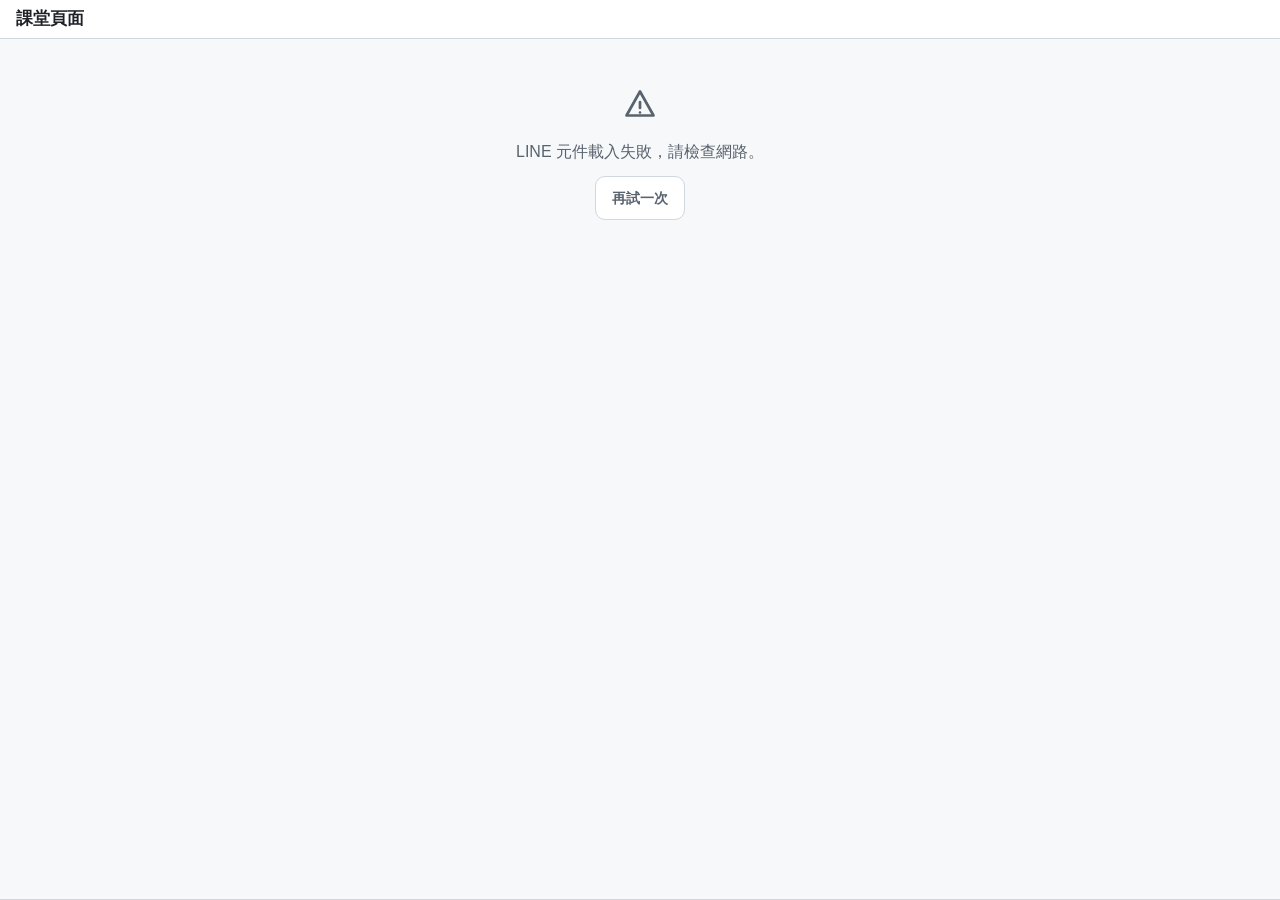
<file: index.html>
<!doctype html>
<html lang="zh-Hant">
<head>
<meta charset="utf-8">
<meta name="viewport" content="width=device-width, initial-scale=1, viewport-fit=cover">
<title>課堂頁面</title>
<!--
  備份機器人的課堂頁面（LIFF）。
  學生：歷程／檔案／我的（含改暱稱、戳戳老師）。老師：總覽／歷程（可廣播）／檔案／繳交／設定。
  資料全部來自 GAS 的 ?api=liff 接口（src/liffApi.js、src/liffActions.js）；這個頁面本身不含任何 token，
  誰是老師、誰能看什麼都由後端決定。
  config.js 未填、或網址帶 ?demo（老師版：?demo=teacher）時，以假資料示範，不連 LINE 也不連 GAS。
-->
<link rel="stylesheet" href="app.css">
<script src="config.js"></script>
</head>
<body>
<div class="demo" id="demo" role="note" hidden>示範模式・假資料，不會真的傳送任何訊息</div>
<div class="demo" id="preview" role="note" hidden>以學生身分預覽中：老師功能已關閉，資料是你自己的。學生看不到這個畫面。<button type="button" class="linkbtn" id="unpreview">回到老師畫面</button></div>
<header class="top"><h1><span id="course">課堂頁面</span><small id="who"></small></h1></header>
<section class="todos" id="todos" aria-labelledby="todosTitle" hidden></section>
<main id="main" tabindex="-1"></main>
<nav class="tabs" id="tabs" aria-label="主要分頁" hidden></nav>
<div class="toast" id="toast" role="status" aria-live="polite"></div>
<div id="overlay"></div>

<script>
const P={
  list:'<path d="M8 6h13M8 12h13M8 18h13M3 6h.01M3 12h.01M3 18h.01"/>',
  folder:'<path d="M3 7a2 2 0 0 1 2-2h4l2 2h8a2 2 0 0 1 2 2v8a2 2 0 0 1-2 2H5a2 2 0 0 1-2-2z"/>',
  user:'<circle cx="12" cy="8" r="4"/><path d="M4 21a8 8 0 0 1 16 0"/>',
  chart:'<path d="M3 3v18h18"/><path d="M8 17v-5M13 17V8M18 17v-9"/>',
  check2:'<path d="M9 11l3 3 8-8"/><path d="M20 12v7a2 2 0 0 1-2 2H6a2 2 0 0 1-2-2V6a2 2 0 0 1 2-2h9"/>',
  gear:'<circle cx="12" cy="12" r="3"/><path d="M12 2v3M12 19v3M2 12h3M19 12h3M4.9 4.9l2.1 2.1M17 17l2.1 2.1M19.1 4.9L17 7M7 17l-2.1 2.1"/>',
  search:'<circle cx="11" cy="11" r="7"/><path d="M21 21l-4.3-4.3"/>',
  file:'<path d="M14 3H7a2 2 0 0 0-2 2v14a2 2 0 0 0 2 2h10a2 2 0 0 0 2-2V8z"/><path d="M14 3v5h5"/>',
  image:'<rect x="3" y="4" width="18" height="16" rx="2"/><circle cx="9" cy="10" r="2"/><path d="M21 16l-5-5L5 20"/>',
  video:'<rect x="3" y="5" width="14" height="14" rx="2"/><path d="M17 10l4-2v8l-4-2"/>',
  audio:'<path d="M9 18V6l10-2v12"/><circle cx="6.5" cy="18" r="2.5"/><circle cx="16.5" cy="16" r="2.5"/>',
  down:'<path d="M12 4v12M6 11l6 6 6-6M5 20h14"/>', ok:'<path d="M5 12l5 5 9-10"/>', x:'<path d="M6 6l12 12M18 6L6 18"/>',
  send:'<path d="M21 3L10 14M21 3l-7 18-4-7-7-4z"/>',
  inbox:'<path d="M3 13l3-8h12l3 8v5a2 2 0 0 1-2 2H5a2 2 0 0 1-2-2z"/><path d="M3 13h5l1 3h6l1-3h5"/>',
  alert:'<path d="M12 3l9 16H3z"/><path d="M12 10v4M12 17h.01"/>',
  pin:'<path d="M12 21s-6-5.3-6-10a6 6 0 0 1 12 0c0 4.7-6 10-6 10z"/><circle cx="12" cy="11" r="2"/>',
  dice:'<rect x="4" y="4" width="16" height="16" rx="3"/><path d="M9 9h.01M15 9h.01M12 12h.01M9 15h.01M15 15h.01"/>',
  edit:'<path d="M4 20h4L19 9l-4-4L4 16z"/><path d="M13 7l4 4"/>',
  plus:'<path d="M12 5v14M5 12h14"/>'
};
const ic=(n,cls='i')=>`<svg class="${cls}" viewBox="0 0 24 24" aria-hidden="true">${P[n]||P.file}</svg>`;
const esc=s=>String(s).replace(/[&<>"]/g,c=>({'&':'&amp;','<':'&lt;','>':'&gt;','"':'&quot;'}[c]));
const $=id=>document.getElementById(id);
const main=$('main');

// ---------- where the data comes from ----------
const CFG=window.BACKUP_BOT||{};
const QUERY=new URLSearchParams(location.search);
const DEMO=QUERY.has('demo')||!CFG.liffId||!CFG.api;
const auth={idToken:'',course:''};

// The server refused the LINE ID token (it expires about an hour after login). Inside LINE a reload
// gets a fresh one; in a browser the old login has to be dropped and done again. Once a minute at
// most, so a token LINE keeps refusing shows the message instead of looping.
function relogin(){
  if(!window.liff)return false;
  try{const last=+sessionStorage.getItem('liffRelogin')||0;if(Date.now()-last<60000)return false;sessionStorage.setItem('liffRelogin',String(Date.now()));}
  catch(error){return false;}
  if(liff.isInClient()){location.reload();return true;}
  try{liff.logout();}catch(error){}
  liff.login({redirectUri:location.href});
  return true;
}
async function realApi(action,body={}){
  const stop=new AbortController(),timer=setTimeout(()=>stop.abort(),action==='summaryRefresh'?270000:25000);
  let reply;
  try{
    // text/plain keeps this a "simple" request: GAS web apps cannot answer a CORS preflight.
    const res=await fetch(CFG.api+'?api=liff',{method:'POST',headers:{'Content-Type':'text/plain;charset=utf-8'},
      body:JSON.stringify({...body,action,idToken:auth.idToken,course:auth.course}),signal:stop.signal,redirect:'follow'});
    reply=await res.json();
  }catch(error){throw Object.assign(new Error(error.name==='AbortError'?'等太久了，機器人沒有回應。':'連不上機器人，請檢查網路。'),{code:'network'});}
  finally{clearTimeout(timer);}
  if(!reply.ok&&reply.error==='bad_token'&&relogin())return new Promise(()=>{}); // the page is leaving to log in again
  if(!reply.ok)throw Object.assign(new Error(reply.message||'發生錯誤'),{code:reply.error,retryAt:reply.retryAt});
  return reply.data;
}

// ---------- demo: the same contract as the server, over made-up rows ----------
const taipei=(offset=0)=>new Date(Date.now()+8*3600e3+offset*864e5).toISOString().slice(0,10);
const today=taipei();
const DEFAULT_SEMESTER_WEEKS=18;
const DEMO_PEOPLE=['陳語彤','林柏宇','王子晴','張家豪','李宜蓁','黃品叡'];
const FAKE=[
 [0,'10:42','林柏宇','file','第三組_訪談逐字稿.docx'],[0,'10:40','陳語彤','text','老師，我們第二組的簡報已經上傳了，再麻煩確認'],
 [0,'10:38','陳語彤','file','第二組_串流平台比較.pdf'],[0,'10:21','王子晴','image','圖片'],
 [0,'10:05','老師','text','今天各組請在下課前把訪談逐字稿或簡報傳到群組，機器人會備份。'],
 [-1,'21:30','老師','text','不用逐句標，每段開頭標一次就可以。'],[-1,'21:13','張家豪','text','請問逐字稿需要標時間碼嗎？'],
 [-1,'18:02','李宜蓁','video','影片'],[-2,'14:20','陳語彤','text','分享一篇講串流平台分潤的報導 https://example.com/streaming-revenue-share-2026'],
 [-2,'14:05','黃品叡','image','圖片'],[-3,'11:48','王子晴','file','第一組_企劃書v2.pdf'],[-3,'11:30','林柏宇','text','第三組下週三可以先跟老師約時間討論嗎？'],
].map((r,i,a)=>({row:9+a.length-i,day:taipei(r[0]),time:r[1],who:r[2],type:r[3],text:r[4],upload:r[3]!=='text',mine:r[2]===(QUERY.get('demo')==='teacher'?'老師':'陳語彤')}));
const demo={teacher:QUERY.get('demo')==='teacher',nick:QUERY.get('demo')==='teacher'?'老師':'陳語彤',name:'媒體產業研究',forward:-1,course:'a',praiseLeft:3};
// 推薦 on the made-up rows: a few already have stars, one from the teacher.
FAKE.forEach(r=>{r.canStar=!r.mine&&r.who!=='老師';r.star=r.row%4===0?2:r.row%7===0?1:0;r.starT=r.row%8===0?1:0;r.starred=false;});
// 歷程補充 on two made-up rows; the teacher can hide them (demoNotes.hidden).
const demoNotes={on:true,hidden:new Set()};
FAKE.forEach(r=>{
  if(r.text.includes('https://example.com/streaming-revenue-share-2026'))r.notes=[{key:'ldemostream01',kind:'link',text:'新聞：串流平台怎麼跟創作者分潤'}];
  if(r.text==='請問逐字稿需要標時間碼嗎？')r.notes=[{key:'tdemotimecode',kind:'term',term:'時間碼',text:'標出每句話在錄音第幾分第幾秒的記號'}];
});
const demoMeetings=new Map();
// Keep the demo's Meet and class time separate for each course.
function demoMeeting(){
  if(!demoMeetings.has(demo.course))demoMeetings.set(demo.course,{meet:'',schedule:null});
  return demoMeetings.get(demo.course);
}
// Generate a placeholder Meet URL without calling the helper.
function demoMeetUrl(){
  const letters=n=>[...Array(n)].map(()=>'abcdefghijklmnopqrstuvwxyz'[Math.floor(Math.random()*26)]).join('');
  return `https://meet.google.com/${letters(3)}-${letters(4)}-${letters(3)}`;
}
function demoCreateMeet(meeting){
  meeting.meet=demoMeetUrl();
  return {meet:meeting.meet,created:true};
}
const DEMO_COURSES=[['a','媒體產業研究',0,'10:42'],['b','數位敘事工作坊',-1,'16:05'],['c','傳播理論',-4,'09:30']];
const demoSummaryRefreshes=new Map();
// The AI schedule ran 12 minutes ago, as the server reports it.
const demoSchedule=()=>({every:30,last:new Date(Date.now()-12*60e3).toISOString(),next:new Date(Date.now()+18*60e3).toISOString(),stale:false});
function demoSummaries(){
  const current=monday(today),week1=demo.week1||monday(taipei(-66)),weeks=[],minMessages=5;
  const names=['老師','陳語彤','許哲維','張書瑜','林冠宇','王品妍','李宜蓁','黃品叡','許宥安','何亭妤','周宇辰','蔡欣妤'];
  for(let day=current,i=0;day>=week1;day=summaryDay(day,-7),i++){
    const days=(i===0?[38,86,21,124,8,0,5]:i%4===1?[2,0,2,0,0,0,0]:[12,47,119,64,18,0,3]).map((n,k)=>summaryDay(day,k)>today?null:n);
    const messages=days.reduce((sum,n)=>sum+n,0),peakIndex=days.indexOf(Math.max(...days));
    const low=messages<minMessages,d1=summaryDate(day),d2=summaryDate(i===0?summaryDay(day,Math.min(2,daysUntil(day,today))):summaryDay(day,2));
    const lines=low?[
      {time:d1+' 09:05',who:'陳語彤',text:'老師，下週的訪談可以改成線上嗎？'},
      {time:d1+' 09:15',who:'老師',text:'可以，請先確認受訪者方便的時間。'},
      {time:d2+' 14:05',who:'林冠宇',text:'我們這組先把問題整理在共筆。'},
      {time:d2+' 16:30',who:'老師',day:summaryDay(day,2),text:'本週課堂縮影\n\n各位好，今天我先說明了期中報告的格式與評分方式，接著請各組分享訪談對象的安排。大家對逐字稿要不要逐句標時間有不少疑問，我的建議是每段開頭標一次即可。\n\n提醒：下週改成線上上課，連結會在當天早上公布；訪綱請在週日晚上前上傳到 eeclass。'}]:[];
    const refreshed=demoSummaryRefreshes.get(demo.course)?.weeks.get(day);
    const summary=low?{headline:'零星確認了訪談改成線上的安排。',threads:[],pending:[],
        formative:{understanding:[{when:'零散訊息',text:'零星確認了訪談改成線上的安排。'}],stuck:[],next:['下週確認各組的訪談時間。']}}:{
      notices:i===0?{tasks:[{what:'完成期中報告大綱並上傳到 eeclass',due:'11/25 晚上 11 點前'}],schedule:['下週三改成實體上課，地點在 R205'],notes:['訪談錄音請先徵得受訪者同意'],current:true}:null,
      formative:{understanding:[{when:d1+' 14:10',text:'多數人能說出計量式與硬式付費牆的差別，並用自己的訂閱經驗舉例。'},
          {when:d1+' 20:05',text:'各組已經分好訪談與簡報的工作。'}],
        stuck:['「讀者付錢買的是內容還是免於廣告」還分不清，討論時兩者常混在一起。','期中報告的格式要求還不清楚。'],
        next:['下次可以用一份媒體的收入結構，把訂閱收入和廣告收入分開來看。']},
      headline:'這週從「付費牆要擋多少」談到「讀者到底為什麼付錢」，對免費篇數的看法分歧。',
      threads:[
        {title:'付費牆要擋多少',starter:'老師',from:d1+' 14:10',to:d1+' 15:40',outcome:'split',note:'沒有結論，可在下週接續。',positions:[
          {view:'免費篇數太少，讀者會直接離開',who:['陳語彤','許哲維','李宜蓁','黃品叡','許宥安','何亭妤','周宇辰']},
          {view:'願意付的是不被廣告打擾，跟篇數無關',who:['張書瑜','王品妍','蔡欣妤']}]},
        {title:'小組報告分工',starter:'陳語彤',from:d1+' 20:05',to:d2+' 10:12',outcome:'consensus',note:'各組已分好訪談與簡報。',positions:[
          {view:'訪談與簡報分開負責',who:['陳語彤','林冠宇','王品妍','李宜蓁']}]},
        {title:'期中報告格式',starter:'林冠宇',from:d2+' 09:40',to:d2+' 09:52',outcome:'open',note:'',positions:[
          {view:'想確認字數與是否附逐字稿',who:['林冠宇','黃品叡']}]}],
      pending:i===0?[{who:'林冠宇',time:d2+' 09:40',text:'期中報告要附訪談逐字稿嗎？'},{who:'陳語彤',time:d2+' 10:12',text:'第 3 組還缺一位做簡報的人。'}]:[]};
    const acts=[[['ask','organize'],'付費牆要擋多少','用提問開啟討論，最後整理兩種看法。'],[['view'],'付費牆要擋多少','主張免費篇數太少會流失讀者。'],
      [['example'],'付費牆要擋多少','舉計量式付費牆的例子支持這個看法。'],[['counter'],'付費牆要擋多少','把焦點從篇數轉到廣告干擾。'],
      [['ask'],'期中報告格式','問期中報告要不要附逐字稿。'],[['view','admin'],'小組報告分工','同意廣告才是關鍵，並認領簡報。'],
      [['view'],'付費牆要擋多少','分享自己退訂的經驗。'],[['ask'],'期中報告格式','追問字數上限。'],[['example'],'付費牆要擋多少','補充國外媒體的免費篇數。'],
      [['view'],'付費牆要擋多少','認為學生優惠比篇數重要。'],[['answer'],'小組報告分工','回答訪談時間的安排。'],[['counter'],'付費牆要擋多少','認為沒有廣告才值得付費。']];
    const people=low?['陳語彤','老師','林冠宇'].map(who=>({who,count:lines.filter(l=>l.who===who).length,first:lines.find(l=>l.who===who).time,
        roles:[],notes:[],repliesTo:{},repliedBy:{},mentions:{},followed:0,unanswered:false})):
      names.map((who,j)=>({who,count:Math.floor(messages/names.length)+(j<messages%names.length?1:0),first:d1+' 14:'+String(10+j*3).padStart(2,'0'),
        roles:acts[j][0],notes:[{thread:acts[j][1],note:acts[j][2]}],
        repliesTo:j===2?{'陳語彤':2}:j===5?{'張書瑜':1}:{},repliedBy:j===3?{'王品妍':1,'蔡欣妤':2,'許哲維':1,'老師':1}:j===1?{'許哲維':2}:{},
        mentions:{},followed:j===3?4:j===1?1:0,unanswered:i===0&&(j===4||j===1)}));
    weeks.push({monday:day,w:'W'+(1+(Date.parse(day)-Date.parse(week1))/6048e5),
      range:summaryDate(day)+'–'+summaryDate(summaryDay(day,6)),kind:i===0?'live':'final',low,
      stats:{messages,people:people.length,days,peak:{day:summaryDay(day,peakIndex),hour:low?9:14,count:low?2:Math.ceil(days[peakIndex]/3)}},
      lines,summary,people,silent:low?[]:['吳承恩','鄭雅文','劉冠廷'],fresh:i===0&&!refreshed?12:0,loose:low?messages:7,looseDone:i>0,waiting:i===0&&!refreshed,
      model:low?'gpt-6-luna':'gpt-6.2-sol',made:refreshed||(i===0?new Date(Date.now()-3600e3).toISOString():summaryDay(day,5)+'T08:00:00.000Z'),error:null});
  }
  return {configured:true,week1,today,minMessages,quietMinutes:60,weeks,...(demo.teacher?{schedule:demoSchedule()}:{})};
}
async function demoApi(action,b={}){
  await new Promise(r=>setTimeout(r,500));
  if((!demo.teacher||b.asStudent)&&['overview','handin','courses','saveSettings','broadcast','meetSave','meetSend','meetCreate','schedule','scheduleSave','summaryRefresh','openAiStatus','openAiKeySave','openAiBalanceSave','luckyStatus','luckySwitch','praiseStats','notesStatus','notesSwitch','noteHide'].includes(action))
    throw Object.assign(new Error('這個功能只有老師能用。'),{code:'teacher_only'});
  // Students never get a hidden note; nobody gets one while 歷程補充 is off.
  const pub=({...r})=>{if(r.notes){const n=demoNotes.on?r.notes.map(x=>({...x,off:demoNotes.hidden.has(x.key)})).filter(x=>(demo.teacher&&!b.asStudent)||!x.off):[];
    if(n.length)r.notes=n;else delete r.notes;}return r;};
  switch(action){
    case 'init':return {course:DEMO_COURSES.find(c=>c[0]===demo.course)[1]===DEMO_COURSES[0][1]?demo.name:DEMO_COURSES.find(c=>c[0]===demo.course)[1],
      nickname:demo.nick,teacher:demo.teacher,version:'示範',week1:demo.week1||monday(taipei(-66)),
      todos:[{text:'帶筆電，下次要現場操作原型',label:'下次上課',day:taipei(6)},{text:'截下期末專題原型介面，寫上進度後上傳到ee',label:'W14',day:taipei(13)}],...(demo.teacher?{forward:demo.forward,week1Auto:!demo.week1,week1Start:taipei(-66)}:{})};
    case 'me':{const m=FAKE.filter(r=>r.mine);return {messages:m.filter(r=>!r.upload).length,files:m.filter(r=>r.upload).length,last:{day:m[0].day,time:m[0].time},
      praise:{teacher:1,peers:3,givers:2,left:demo.teacher&&!b.asStudent?null:demo.praiseLeft}};}
    case 'praise':{const r=FAKE.find(x=>x.row===b.row);
      if(!r||!r.canStar)throw Object.assign(new Error(r&&r.mine?'不能推薦自己的留言。':'這則留言不能推薦。'),{code:'invalid'});
      const teacher=demo.teacher&&!b.asStudent;
      if(b.on===false){if(r.starred){r.starred=false;r.star--;if(teacher)r.starT--;else demo.praiseLeft=Math.min(3,demo.praiseLeft+1);}
        return {row:r.row,star:r.star,starred:false,starPage:false,left:teacher?null:demo.praiseLeft};}
      if(!r.starred){if(!teacher&&demo.praiseLeft<=0)throw Object.assign(new Error('今天已經推薦 3 則了，留給最喜歡的發言吧！明天可以再推薦。'),{code:'limit'});
        r.starred=true;r.star++;if(teacher)r.starT++;else demo.praiseLeft--;}
      return {row:r.row,star:r.star,starred:true,starPage:true,left:teacher?null:demo.praiseLeft};}
    case 'praiseStats':return {daily:3,people:[['王子晴',2,4,3],['林柏宇',1,2,2],['陳語彤',1,3,2],['張家豪',0,1,1]].map(([who,teacher,peers,givers])=>({who,teacher,peers,givers}))};
    case 'luckyMine':return {on:true,today:true,goal:3,done:1,chars:40,target:72,half:36,fresh:false,reached:false,resting:false,counted:7,passing:false,won:false,mine:false,inClass:true};
    case 'file':return {name:FAKE.find(r=>r.row===b.row).text,url:''};
    case 'overview':{const t=FAKE.filter(r=>r.day===today);
      return {today:{messages:t.filter(r=>!r.upload).length,uploads:t.filter(r=>r.upload).length,people:new Set(t.map(r=>r.who)).size,last:t[0].time},
        week:[-6,-5,-4,-3,-2,-1,0].map(d=>({day:taipei(d),count:FAKE.filter(r=>r.day===taipei(d)).length})),
        meet:demoMeeting().meet,schedule:demoMeeting().schedule,semesterWeeks:DEFAULT_SEMESTER_WEEKS,
        roster:DEMO_PEOPLE.map((who,i)=>{const a=FAKE.filter(r=>r.who===who);return {person:i+3,who,messages:a.filter(r=>!r.upload).length,files:a.filter(r=>r.upload).length,last:a[0]?{day:a[0].day,time:a[0].time}:null};})
          .sort((x,y)=>y.messages+y.files-x.messages-x.files)};}
    case 'handin':{const done=[],missing=[];DEMO_PEOPLE.forEach((who,i)=>{const r=FAKE.find(x=>x.who===who&&x.upload&&x.day>=b.from&&x.day<=b.to);
      r?done.push({person:i+3,who,file:r.text,day:r.day,time:r.time}):missing.push({person:i+3,who});});return {from:b.from,to:b.to,done,missing};}
    case 'courses':return DEMO_COURSES.map(c=>({code:c[0],name:c[0]==='a'?demo.name:c[1],current:c[0]===demo.course,last:{day:taipei(c[2]),time:c[3]}}));
    case 'nickname':if(String(b.name).trim().length<2)throw Object.assign(new Error('暱稱至少要兩個字。'),{code:'invalid'});{const old=demo.nick;demo.nick=b.name.trim();FAKE.forEach(r=>{if(r.mine)r.who=demo.nick;});DEMO_PEOPLE[0]=demo.nick;return {nickname:demo.nick,records:FAKE.filter(r=>r.mine).length*(old!==demo.nick),replies:0};}
    case 'poke':return {sent:true};
    case 'saveSettings':if(b.name!=null)demo.name=b.name;if(b.forward!=null)demo.forward=b.forward;if(b.week1!=null)demo.week1=b.week1&&monday(b.week1);return {name:demo.name,forward:demo.forward,...(b.week1!=null?{week1:demo.week1||monday(taipei(-66)),week1Auto:!demo.week1}:{})};
    case 'broadcast':return {sent:b.rows.length};
    case 'schedule':{const {schedule}=demoMeeting();
      return {schedule,suggestion:!schedule&&demo.course==='a'?{day:3,start:'13:20',end:'16:20'}:null};}
    case 'luckyStatus':return demo.lucky||{on:false,today:today,level:0,n:4,counted:0,winner:'',winners:[]};
    case 'luckySwitch':{const v=demo.lucky||{on:false,today:today,level:1,n:4,counted:2,winner:'',winners:[{day:taipei(-7),who:'王子晴',n:6}]};
      v.on=!!b.on;demo.lucky=v;return v;}
    case 'openAiStatus':return demo.openAi||{set:false,masked:''};
    case 'openAiBalanceSave':{const o=demo.openAi;
      if(!o||!o.set)throw Object.assign(new Error('先設定管理員金鑰，才算得出之後花了多少。'),{code:'invalid'});
      if(b.usd===''||b.usd==null){const {balance,...rest}=o;demo.openAi=rest;return rest;}
      const usd=Number(b.usd);if(!(usd>=0&&usd<=100000))throw Object.assign(new Error('請輸入 OpenAI 後台顯示的餘額，例如 8.50。'),{code:'invalid'});
      o.balance={usd:Math.round(usd*100)/100,at:new Date().toISOString(),spent:0.18,left:Math.round((usd-0.18)*100)/100};return o;}
    case 'openAiKeySave':{const key=String(b.key||'').trim();
      if(!key){demo.openAi={set:false,masked:''};return demo.openAi;}
      if(!/^sk-admin-[A-Za-z0-9_-]{20,}$/.test(key))throw Object.assign(new Error('請貼上 OpenAI 的管理員金鑰，開頭是 sk-admin-。'),{code:'invalid'});
      demo.openAi={set:true,masked:key.slice(0,9)+'…'+key.slice(-4),usd:3.73};return demo.openAi;}
    case 'scheduleSave':{
      const {day,start,end}=b,minutes=t=>typeof t==='string'&&/^(?:[01]\d|2[0-3]):[0-5]\d$/.test(t)?+t.slice(0,2)*60+ +t.slice(3):NaN;
      const duration=minutes(end)-minutes(start);
      if(!Number.isInteger(day)||day<1||day>7||!(duration>=30&&duration<=300))
        throw Object.assign(new Error('請選擇星期、開始和結束時間，上課長度須為 30 分鐘到 5 小時。'),{code:'invalid'});
      const meeting=demoMeeting();
      meeting.schedule={day,start,end};
      return {schedule:meeting.schedule,...(meeting.meet?{meet:meeting.meet,created:false}:demoCreateMeet(meeting))};
    }
    case 'meetSave':{const m=/^(?:https?:\/\/)?meet\.google\.com\/([a-z]{3}-[a-z]{4}-[a-z]{3})(?:[/?#].*)?$/i.exec(String(b.url||'').trim());
      if(String(b.url||'').trim()===''){demoMeeting().meet='';return {meet:''};}
      if(!m)throw Object.assign(new Error('請貼上 Google Meet 的會議連結，例如 https://meet.google.com/abc-defg-hij'),{code:'invalid'});
      const meet='https://meet.google.com/'+m[1].toLowerCase();demoMeeting().meet=meet;return {meet};}
    case 'meetCreate':return demoCreateMeet(demoMeeting());
    case 'meetSend':throw Object.assign(new Error('請在群組裡打 //線上，機器人會用回覆貼出連結（不花訊息額度）。'),{code:'use_reply'});
    case 'summaries':return demoSummaries();
    case 'notesStatus':return {on:demoNotes.on,configured:true,schedule:demoSchedule()};
    case 'notesSwitch':demoNotes.on=!!b.on;return {on:demoNotes.on,configured:true,schedule:demoSchedule()};
    case 'noteHide':if(!/^[lt][A-Za-z0-9_-]{12}$/.test(String(b.key||'')))throw Object.assign(new Error('找不到這則補充。'),{code:'bad_request'});
      if(b.hide===false)demoNotes.hidden.delete(b.key);else demoNotes.hidden.add(b.key);return {key:b.key,hidden:b.hide!==false};
    case 'summaryRefresh':{
      const day=b.monday||monday(today);
      const updated=demoSummaries().weeks.find(w=>w.monday===day);
      if(!updated)throw Object.assign(new Error('請選擇這學期已開始的週次。'),{code:'bad_request'});
      const latest=demoSummaryRefreshes.get(demo.course)||{retry:0,weeks:new Map()};
      if(Date.now()<latest.retry)throw Object.assign(new Error('這堂課每 10 分鐘可手動更新一次。'),
        {code:'rate_limited',retryAt:new Date(latest.retry).toISOString()});
      updated.made=new Date().toISOString();latest.weeks.set(day,updated.made);
      latest.retry=Date.now()+600000;demoSummaryRefreshes.set(demo.course,latest);
      return updated;
    }
    default:if(typeof demoRoll==='function'){const r=demoRoll(action,b);if(r!==undefined)return r;}
  }
  const q=(b.q||'').trim().toLowerCase(),size=5,start=b.offset||0,person=b.person!=null?DEMO_PEOPLE[b.person-3]:'';
  const f=FAKE.filter(r=>(!b.mine||r.mine)&&(!b.day||r.day===b.day)&&(!person||r.who===person)&&(b.kind!=='text'||r.type==='text')&&(b.kind!=='upload'||r.upload)&&(b.kind!=='doc'||r.type==='file')
    &&(b.kind!=='media'||(r.upload&&r.type!=='file'))&&(!q||(r.text+r.who).toLowerCase().includes(q)));
  const items=f.slice(start,start+size).map(pub);
  return {total:f.length,items,next:start+items.length<f.length?start+items.length:null};
}
// While the teacher previews the student view, the server applies the student rules too.
const api=(action,body={})=>(DEMO?demoApi:realApi)(action,S.preview?{...body,asStudent:true}:body);

// ---------- state ----------
const S={preview:false,tab:'log',q:'',day:'',summaryTab:'talk',kind:'all',fileKind:'upload',person:null,select:false,picked:new Map(),range:'this',from:'',to:'',info:null,courses:null};
// Five tabs at most: the teacher finds files through 歷程's 檔案與圖片 filter.
const TABS={student:[['log','歷程','list'],['sum','摘要','chart'],['files','檔案','folder'],['roll','點名','pin'],['me','我的','user']],
            teacher:[['home','總覽','chart'],['log','歷程','list'],['roll','點名','pin'],['hand','繳交','check2'],['set','設定','gear']]};
const FORWARD=[[0,'即時'],[120,'每 2 小時'],[360,'每 6 小時'],[720,'每 12 小時'],[1440,'每天一次'],[-1,'暫停']];
let seq=0;                       // a slow answer must not overwrite a newer screen
const dayLabel=d=>d===today?'今天':d.slice(0,4)===today.slice(0,4)?d.slice(5):d;
// Semester week: W1 is the week of info.week1 (a Monday), worked out by the server per class.
const monday=d=>{const t=new Date(d+'T00:00:00Z');return new Date(t-((t.getUTCDay()+6)%7)*864e5).toISOString().slice(0,10);};
const week=d=>{const w1=S.info&&S.info.week1;if(!w1||d<w1)return '';return 'W'+(Math.round((Date.parse(monday(d))-Date.parse(w1))/864e5/7)+1);};
const dayWeek=d=>dayLabel(d)+(week(d)?`<span class="wk">${week(d)}</span>`:'');
const when=t=>t?dayLabel(t.day)+' '+t.time:'—';

function toast(text,icon='ok'){const t=$('toast');t.innerHTML=ic(icon)+`<span>${esc(text)}</span>`;t.classList.add('on');clearTimeout(toast.t);toast.t=setTimeout(()=>t.classList.remove('on'),4000);}
// The teacher may look at the student tabs; the server still knows it is the teacher.
const asTeacher=()=>S.info.teacher&&!S.preview;
// Students get the warm look of their group menu and a greeting for the time of day (Taipei); the
// teacher's view keeps its plain look. The teacher's student preview shows the students' look.
function greeting(){const h=new Date(Date.now()+8*3600e3).getUTCHours();
  return h>=5&&h<11?'早安！睡醒了沒？☀️':h>=11&&h<14?'吃飽了嗎？🍱':h>=14&&h<18?'午安～要有精神喔 💪':h>=18&&h<23?'晚安～今天辛苦了 🌙':'這麼晚還沒睡喔？🦉';}
function header(){$('course').textContent=S.info.course;document.title=S.info.course+'・課堂頁面';
  const t=asTeacher();document.body.classList.toggle('student',!t);
  $('who').textContent=t?'老師檢視':(S.info.nickname||'尚未設定暱稱')+'（你）・'+greeting();$('preview').hidden=!S.preview;todos();}
// 下次要做的事: what the teacher confirmed from a 課堂縮影 (src/todo.js), soonest first, above every tab.
// Each goes away by itself once the class it is due by ends.
const todoDay=d=>{const t=new Date(d+'T00:00:00Z');return `${t.getUTCMonth()+1}/${t.getUTCDate()}（${'日一二三四五六'[t.getUTCDay()]}）`;};
const todoDue=t=>/^\d+\/\d+$/.test(t.label)?todoDay(t.day):`${t.label}・${todoDay(t.day)}`;
function todos(){const box=$('todos'),list=S.info.todos||[];box.hidden=!list.length;
  box.innerHTML=list.length?`<h2 id="todosTitle">📌 下次要做的事</h2><ul>${list.map(t=>`<li><span>${esc(t.text)}</span><span class="due">${esc(todoDue(t))}</span></li>`).join('')}</ul>`:'';}
function tabs(){$('tabs').innerHTML=TABS[asTeacher()?'teacher':'student'].map(([id,label,icon])=>`<button type="button" data-tab="${id}" ${id===S.tab?'aria-current="page"':''}>${ic(icon)}<span>${label}</span></button>`).join('');}
function skeleton(target=main,heights=[56,56,56,56]){target.setAttribute('aria-busy','true');target.innerHTML='<p class="sr">載入中</p>'+heights.map(h=>`<div class="sk" style="height:${h}px;margin-bottom:12px"></div>`).join('');}
const chip=(group,value,label,cur)=>`<button type="button" class="chip" data-${group}="${value}" aria-pressed="${cur===value}">${label}</button>`;
const empty=(text,action='')=>`<div class="empty">${ic('inbox')}<div>${text}</div>${action}</div>`;
// A refusal the person cannot fix by retrying gets no retry button.
function problem(error,retry){
  const final=['not_member','no_course','not_configured','bad_token','not_open','teacher_only'].includes(error.code);
  return `<div class="empty" role="alert">${ic('alert')}<div>${esc(error.message)}</div>${final?'':`<button type="button" class="btn" data-retry="${retry}">再試一次</button>`}</div>`;
}
// Runs a slow action from a button: locks it, shows progress, restores it.
async function busy(btn,work){const label=btn.innerHTML;btn.disabled=true;btn.textContent='處理中…';try{return await work();}finally{btn.disabled=false;btn.innerHTML=label;}}

// ---------- lists (歷程, 檔案, 我的紀錄) ----------
// 歷程補充: AI's one-liners under a message (a link's gist, a hard term). The teacher can hide one;
// students never get a hidden one, the teacher sees it faded.
function note(n){
  const what=n.kind==='term'?`<span aria-hidden="true">📖</span><span><b>${esc(n.term)}</b>：${esc(n.text)}</span>`
    :`<span aria-hidden="true">🔗</span><span>${n.blocked?'機器人讀不到這個網頁，請直接點開看。':esc(n.text)}</span>`;
  const hide=asTeacher()&&!S.select?`<button type="button" class="linkbtn note-hide" data-notehide="${esc(n.key)}" data-off="${n.off?1:0}" aria-label="${n.off?'恢復':'隱藏'}這則補充">${n.off?'恢復':'隱藏'}</button>`:'';
  return `<li class="${n.off?'off':''}" data-note="${esc(n.key)}">${what}${n.off?'<span class="note-off">已隱藏，同學看不到</span>':''}${hide}</li>`;
}
const notes=m=>m.notes&&m.notes.length?`<div class="notes"><span class="note-tag">AI 補充</span><ul>${m.notes.map(note).join('')}</ul></div>`:'';
function row(m){
  const body=m.upload?`<div class="filebox">${ic(m.type)}<span>${esc(m.text)}</span></div>`:`<div class="text">${esc(m.text)}</div>${notes(m)}`;
  const box=S.select?`<input class="check" type="checkbox" data-pick="${m.row}" data-label="${esc(m.who+'：'+m.text)}" ${S.picked.has(m.row)?'checked':''} aria-label="選取 ${esc(m.who)} ${m.time} 的訊息">`:'';
  return `<li>${box}<div class="grow"><div class="meta"><b>${esc(m.who||'（未設定暱稱）')}</b><span class="num">${m.time}</span>${m.mine?'<span>我</span>':''}${m.starT?'<span class="tpick">老師推薦</span>':''}</div>${body}</div>
    ${S.select?'':m.upload?`<div class="acts"><button type="button" class="btn" data-get="${m.row}" data-name="${esc(m.text)}">${ic('down')}取回</button>${star(m)}</div>`:star(m)}</li>`;
}
// 🌟 推薦: a button on others' messages (pressed once), a count on one's own.
function star(m){
  const n=m.star?` ${m.star}`:'';
  if(m.canStar)return `<button type="button" class="star${m.starred?' on':''}" data-star="${m.row}" aria-pressed="${m.starred}" aria-label="${m.starred?'已推薦（再按一次取消）':'推薦'} ${esc(m.who)} ${m.time} 的留言${m.star?`，共 ${m.star} 個推薦`:''}">🌟${n}</button>`;
  return m.star?`<span class="star on" aria-label="被推薦 ${m.star} 次">🌟${n}</span>`:'';
}
function grouped(items,lastDay){
  let out='',day=lastDay||'';
  items.forEach(m=>{if(m.day!==day){if(out)out+='</ul>';day=m.day;out+=`<div class="day">${dayWeek(day)}</div><ul class="list">`;}else if(!out)out+='<ul class="list">';out+=row(m);});
  return out+(out?'</ul>':'');
}
const more=data=>data.next===null?'':`<button type="button" class="btn block" style="margin-top:16px" data-more="${data.next}">載入更早的紀錄</button>`;
async function fillList(box,params,emptyText){
  const mine=++seq;skeleton(box);
  try{
    const data=await api('log',params);if(mine!==seq)return;
    box.removeAttribute('aria-busy');
    box.innerHTML=`<p class="hint" aria-live="polite">共 ${data.total} 則</p>`+(data.items.length?grouped(data.items):empty(emptyText))+more(data);
    box.dataset.params=JSON.stringify(params);box.dataset.lastDay=data.items.length?data.items.at(-1).day:'';
  }catch(error){if(mine!==seq)return;box.removeAttribute('aria-busy');box.innerHTML=problem(error,'view');}
}
const logParams=()=>({q:S.q,kind:S.kind,...(S.day?{day:S.day}:{}),...(S.person?{person:S.person.id}:{})});
const LOG_EMPTY='找不到符合的訊息。試試較短的關鍵字，或清除篩選。';
function actionbar(){
  const old=document.querySelector('.actionbar');if(old)old.remove();
  if(S.tab!=='log'||!S.select)return;
  main.insertAdjacentHTML('beforeend',`<div class="actionbar"><span>已選 ${S.picked.size} 則（最多 5 則）</span><button type="button" class="btn primary" data-cast ${S.picked.size?'':'disabled'}>${ic('send')}廣播</button></div>`);
}

// ---------- screens ----------
const nickForm=()=>`<h2>我的暱稱</h2>
      <form class="card" id="nickForm" novalidate>
        <label class="f" for="nick" style="margin-top:0">在這堂課顯示的名字</label>
        <input class="t" id="nick" value="${esc(S.info.nickname)}" maxlength="20" autocomplete="nickname" aria-describedby="nickHelp">
        <p class="hint" id="nickHelp">${asTeacher()?'學生在歷程裡看到的就是這個名字。':'建議用本名或學號加姓名，老師才認得出你。'}你在這堂課之前的紀錄也會一起改成新名字。</p>
        <p class="err" id="nickErr" role="alert" hidden></p>
        <button class="btn primary block" style="margin-top:12px" type="submit">儲存暱稱</button>
      </form>`;
// Format the recurring class time for the Meet overview.
const scheduleDays='一二三四五六日';
const scheduleMeetHint='儲存上課時間後，會自動建立這門課固定的會議連結（不會出現在行事曆）';
const scheduleLabel=value=>value
  ?`每週${scheduleDays[value.day-1]} ${value.start}–${value.end}`
  :'還沒設定上課時間';
// Show the next class in Taipei, keeping the overview and copied text in sync with the bot.
function meetSessionLine(){
  if(!S.schedule)return '';
  const {day,start,end}=S.schedule,now=new Date(Date.now()+8*3600e3),stamp=now.toISOString();
  let offset=(day%7-now.getUTCDay()+7)%7;
  if(offset===0&&stamp.slice(11,16)>=end)offset=7;
  const date=summaryDay(stamp.slice(0,10),offset),[,m,d]=date.split('-').map(Number);
  const w=week(date).slice(1),time=`${start}–${end}`;
  const line=offset===0?`今天上課：${time}`:`本次上課：${m}/${d}（${scheduleDays[day-1]}）${time}`;
  return line+(w&&+w<=S.semesterWeeks?`・第 ${w} 週`:'');
}
// Use the bot's plain Meet format when copying the link.
function meetText(url){
  const line=meetSessionLine();
  return `【線上上課】${S.info.course}\n${line?line+'\n':''}Google Meet：\n${url}`;
}
function meetCard(){
  const editing=S.meetEdit||!S.meet,next=meetSessionLine();
  const createLabel=S.meet?'重新產生會議連結':'產生會議連結';
  return `<section id="meetCard"><h2>Google Meet</h2>${next?`<p><strong>${esc(next)}</strong></p>`:''}<p class="hint">${esc(scheduleLabel(S.schedule))}
    ${S.schedule?'':'<button type="button" class="linkbtn meet-schedule-link" data-scheduleopen>設定上課時間</button>'}</p>${editing
    ?`<form class="card" id="meetForm" novalidate>
        <label class="f" for="meetUrl" style="margin-top:0">Google Meet 會議連結</label>
        <input class="t" id="meetUrl" type="url" inputmode="url" autocomplete="off" spellcheck="false" value="${esc(S.meet)}"
          placeholder="https://meet.google.com/abc-defg-hij" aria-describedby="meetHelp meetErr">
        <p class="hint" id="meetHelp">${S.schedule?'這門課的連結整學期都能用，改上課時間也不用換；不會出現在行事曆。':scheduleMeetHint+'。'}</p>
        <p class="err" id="meetErr" role="alert" hidden></p>
        <button class="btn primary block" style="margin-top:12px" type="submit">儲存連結</button>
        <button type="button" class="btn block" style="margin-top:8px" data-meetnew>${ic('plus')}${createLabel}</button>
        ${S.meet?`<div class="rowline" style="margin-top:8px"><button type="button" class="btn grow" data-meetcancel>取消</button>
          <button type="button" class="btn" data-meetremove style="color:var(--danger)">移除連結</button></div>`:''}
      </form>`
    :`<div class="card"><div class="f" style="margin-top:0">Google Meet 會議連結</div>
        <p class="num" style="margin:4px 0 12px;word-break:break-all">${esc(S.meet)}</p>
        <button type="button" class="btn primary block" data-meetshare>在群組打 //線上</button>
        <div class="rowline" style="margin-top:8px"><button type="button" class="btn grow" data-meetnew>${ic('plus')}${createLabel}</button>
          <button type="button" class="btn grow" data-meetedit>${ic('edit')}貼上別的</button></div>
        <p class="hint">在群組打 //線上，就會貼出會議卡片。</p></div>`}</section>`;
}
function meetRepaint(){const el=$('meetCard');if(el)el.outerHTML=meetCard();}
// A new Meet from the teacher's Gmail (meet-helper/). Replacing a saved link asks first.
async function meetCreate(btn){
  const go=async()=>{try{const r=await api('meetCreate');S.meet=r.meet;S.meetEdit=false;meetRepaint();toast('已產生會議連結');return true;}
    catch(error){toast(error.message,'alert');return false;}};
  if(!S.meet)return busy(btn,go);
  const close=sheet(`<h3 id="sheetTitle">重新產生會議連結？</h3>
    <p class="hint">目前存的連結會換成新的，之後在群組打 //線上 會貼出新的連結。</p>
    <div class="row"><button type="button" class="btn" data-close>取消</button><button type="button" class="btn primary" id="meetNewGo">${ic('plus')}重新產生</button></div>`);
  $('meetNewGo').addEventListener('click',e=>busy(e.currentTarget,async()=>{if(await go())close();}));
}
// The group command gives the bot a reply token, so sharing the link uses no push quota.
function meetShareDialog(){
  const text=meetText(S.meet);
  sheet(`<h3 id="sheetTitle">在群組打 //線上</h3>
    <p class="hint">機器人會用回覆貼出會議卡片（不花訊息額度）。</p>
    <div id="meetSharePreview" class="card" style="white-space:pre-wrap;overflow-wrap:anywhere;font-size:14px;margin:8px 0">${esc(text)}</div>
    <div id="meetCopyFallback" hidden>
      <label class="f" for="meetCopyText">請選取下方文字並複製</label>
      <textarea class="t" id="meetCopyText" rows="4" readonly></textarea>
    </div>
    <div class="row"><button type="button" class="btn" data-close>關閉</button><button type="button" class="btn primary" id="meetCopy">複製連結文字</button></div>`);
  const preview=$('meetSharePreview'),fallback=$('meetCopyFallback'),field=$('meetCopyText');
  $('meetCopy').addEventListener('click',async()=>{
    try{await navigator.clipboard.writeText(text);}
    catch(error){preview.hidden=true;fallback.hidden=false;field.value=text;field.focus();field.select();return;}
    toast('已複製連結文字');
  });
}

// Load the teacher-only schedule form and prefill a suggestion when there is no saved time.
// 幸運號碼: one switch per class, today's number (the teacher only), and this semester's winners.
const PRAISE_HOW='推薦好的發言：在群組長按那則留言、選「回覆」，只打 👍、讚、+1 或推，或回覆一張讚／加油／愛心的貼圖；也可以在「歷程」按留言旁的 🌟，按錯再按一次就取消。不能推薦自己，每人每天最多推薦 3 則。';
const LUCKY_RULES='🍀 幸運號碼怎麼玩\n全班的留言會一則一則累積。累積到第幾則會開獎是祕密，下一則留言可能就是那一則！\n1. 先達成你的今日目標：依你最近 4 次上課的發言量訂一個字數目標（平常的 1.2 倍，60～300 字）。合計字數達標，2 則就夠；寫到一半要 3 則；更少就 4 則。課堂頁「我的」看得到。\n2. 留言累積到開獎的那一則：發出那一則的人已達標，就是今天的幸運兒。下一位的神秘則數看大家當下留言的踴躍程度決定，快到的時候機器人會偷偷提醒。\n3. 還沒達標就順延：交給下一位已達標的同學留言。\n4. 一則至少幾個字也依你平常的發言量訂：你平常一則字數的 1/5，最少 8 字、最多 20 字（還沒有紀錄先用 10 字），課堂頁「我的」看得到。字數只算文字和數字；同一天重複貼一樣的話只算一次，收回的留言不算。每人每天最多算 5 則。\n5. 下課前沒人接到，就從今天已達標的同學裡抽一位，每堂一定開出；留言越踴躍，最多開到 3 位。老師也可以指定這次開出幾位，下課前沒開完的會抽出補齊。\n6. 中過的人休息兩次上課。\n7. 老師可以在課堂中重新開始：全班的留言和每個人的今日目標，從那一刻重新累積；已經中過的人照樣休息。';
function luckyPaint(v){
  const box=$('luckySettings');if(!box)return;S.lucky=v;
  const today=!v.on?'':!v.today?'今天不是這門課的上課日，不會開獎。'
    :v.winner&&!v.todayWinners?`今天已開出：<b>${esc(v.winner)}</b>${v.winners&&v.winners[0]&&v.winners[0].after?'（課後抽出）':`（第 ${v.winners&&v.winners[0]?v.winners[0].n:v.n} 則）`}`
    :`${v.trial?`<b>試玩中</b>：第 ${v.trial.round} / ${v.trial.max} 輪${v.trial.winners.length?`，已開出 ${esc(v.trial.winners.join('、'))}`:''}。`:''}${v.set?`這次指定開出 <b>${v.set} 位</b>，已開出 ${v.wins||0} 位。`:''}${v.pace!=null&&!v.closed?`最近 15 分鐘每分鐘約 ${v.pace} 則。`:''}${v.closed?'今天已結束':`神秘的是 <b>第 ${v.n} 則</b>${v.set>1?`（第 ${v.round} / ${v.set} 位）`:!v.set&&v.round>1?`（第 ${v.round} 位）`:''}`}，已累積 ${v.counted} 則，${v.reached||0} 位達標${v.passing?'，<b>順延中</b>':''}${v.todayWinners&&v.todayWinners.length?`，今天的幸運兒：${esc(v.todayWinners.join('、'))}`:''}`;
  box.innerHTML=`<div class="card">
    <div class="rowline"><span class="tag ${v.on?'ok':''}">${v.on?'開啟中':'關閉'}</span><span class="grow"></span>
      <button type="button" class="btn${v.on?'':' primary'}" data-luckyswitch="${v.on?'off':'on'}">${v.on?'關掉':'打開幸運號碼'}</button></div>
    ${today?`<p style="margin:12px 0 0">${today}</p><p class="hint">神秘的則數只有你看得到。可以在課堂上說「快到了！」炒熱氣氛。</p>`:''}
    ${v.on?`<p class="hint">在群組打「//獎勵 3」指定這次開出幾位（1～10 位）；上課中再打一次 //獎勵 就從頭重新計算，已開出的幸運兒照算。</p>`:''}
    <details style="margin-top:12px"><summary>給學生看的規則</summary><p class="hint" style="white-space:pre-line">${esc(LUCKY_RULES)}</p>
      <button type="button" class="btn block" data-luckycopy>複製規則</button></details>
    ${v.winners&&v.winners.length?`<h3 style="margin:16px 0 4px;font-size:15px">這學期的幸運兒</h3><ul class="list">${v.winners.map(w=>`<li><div class="grow"><b>${esc(w.who)}</b><div class="meta"><span class="num">${esc(w.day.slice(5).replace('-','/'))}</span><span>${w.after?'課後抽出':`第 ${w.n} 則`}</span></div></div></li>`).join('')}</ul>`:''}
  </div>`;
}
// The teacher's 推薦 list: everyone praised this semester, teacher's and classmates' apart.
async function loadPraise(box){
  if(!box)return;skeleton(box,[76]);
  try{
    const v=await api('praiseStats');if($('praiseStats')!==box)return;box.removeAttribute('aria-busy');
    box.innerHTML=`<div class="card"><p class="hint" style="margin-top:0">${PRAISE_HOW}老師推薦不限次數，群組裡不會有機器人回覆。</p>
      ${v.people.length?`<ul class="list" style="margin-top:12px">${v.people.map(p=>`<li><div class="grow"><b>${esc(p.who)}</b><div class="meta"><span>老師推薦 ${p.teacher}</span><span>同學推薦 ${p.peers}（${p.givers} 位）</span></div></div></li>`).join('')}</ul>`:'<p class="hint">這學期還沒有人被推薦。</p>'}</div>`;
  }catch(error){box.removeAttribute('aria-busy');box.innerHTML=problem(error,'view');}
}
// 歷程補充's switch for this class.
function notesPaint(v){
  const box=$('notesSettings');if(!box)return;
  box.innerHTML=`<div class="card">
    <div class="rowline"><span class="tag ${v.on?'ok':''}">${v.on?'開啟中':'關閉'}</span><span class="grow"></span>
      <button type="button" class="btn${v.on?'':' primary'}" data-notesswitch="${v.on?'off':'on'}">${v.on?'關掉':'打開歷程補充'}</button></div>
    <p class="hint">同學貼的網址，在「歷程」那則訊息底下附一句 20 字內的簡介；比較難懂的專有名詞附一句說明，一天最多 3 個。群組裡不會出現任何訊息。</p>
    <p class="hint">網址大約半小時內補上；名詞等群組安靜一小時後才整理。網站擋機器人或要登入時只寫「讀不到」，不讓 AI 猜。說明不準可以在歷程按「隱藏」，同學就看不到。</p>
    ${v.configured?'':'<p class="hint" style="color:var(--danger)">還沒設定 OpenAI 金鑰，打開也不會產生補充。</p>'}
    ${scheduleLine(v.schedule)}
  </div>`;
}
async function loadNotes(box){
  if(!box)return;skeleton(box,[76]);
  try{const v=await api('notesStatus');if($('notesSettings')!==box)return;box.removeAttribute('aria-busy');notesPaint(v);}
  catch(error){box.removeAttribute('aria-busy');box.innerHTML=problem(error,'view');}
}
async function loadLucky(box){
  if(!box)return;skeleton(box,[76]);
  try{const v=await api('luckyStatus');if($('luckySettings')!==box)return;box.removeAttribute('aria-busy');luckyPaint(v);}
  catch(error){box.removeAttribute('aria-busy');box.innerHTML=problem(error,'view');}
}

// OpenAI's spend this month on the teacher's LINE menu needs a read-only Admin key. It is saved here
// because the Apps Script editor's script-property page is full; the page only ever sees its ends.
const OPENAI_KEY_HELP='到 platform.openai.com → Settings → Organization → Admin keys，建一把「唯讀」的管理員金鑰貼在這裡。存的時候會先實際查一次花費確認可用。';
// OpenAI has no API for the credit balance: the teacher copies it once, the server takes off the spend since.
const OPENAI_BALANCE_HELP='OpenAI 沒有提供讀餘額的方式：到 platform.openai.com → Settings → Billing 看「Credit balance」，填在這裡，之後會自動扣掉花費。儲值後再填一次。';
function openAiBalance(st){
  const b=st.balance;
  if(S.openAiBalanceEdit)return `<form id="openAiBalanceForm" novalidate style="margin-top:16px">
      <label class="f" for="openAiBalance" style="margin-top:0">OpenAI 後台的餘額（Credit balance，美元）</label>
      <input class="t" id="openAiBalance" type="text" inputmode="decimal" autocomplete="off" placeholder="例如 8.50" value="${b?b.usd.toFixed(2):''}" aria-describedby="openAiBalanceHelp openAiBalanceErr">
      <p class="hint" id="openAiBalanceHelp">${OPENAI_BALANCE_HELP}</p>
      <p class="err" id="openAiBalanceErr" role="alert" hidden></p>
      <div class="rowline" style="margin-top:12px"><button class="btn primary grow" type="submit">儲存餘額</button><button type="button" class="btn" data-openaibalancecancel>取消</button></div></form>`;
  if(!b)return `<p class="hint" style="margin-top:16px">${OPENAI_BALANCE_HELP}</p><button type="button" class="btn block" data-openaibalanceedit>填寫餘額</button>`;
  const low=b.left<1;
  return `<div class="hint" style="margin-top:16px">餘額（估計）</div><div class="big num"${low?' style="color:var(--danger)"':''}>${b.left<0?'可能用完了':'約 US$'+b.left.toFixed(2)}</div>
    <p class="hint">${summaryTime(b.at)} 填的是 US$${b.usd.toFixed(2)}，之後花了 US$${b.spent.toFixed(2)}（填的那天整天都算，所以會估得少一點）。${low?'快用完了，記得到 OpenAI 儲值。':''}儲值後請再填一次。</p>
    <div class="rowline" style="margin-top:12px"><button type="button" class="btn grow" data-openaibalanceedit>更新餘額</button>
      <button type="button" class="btn" data-openaibalanceclear style="color:var(--danger)">清除餘額</button></div>`;
}
function openAiPaint(st,editing){
  const box=$('openAiSettings');if(!box)return;S.openAi=st;
  box.innerHTML=st.set&&!editing?`<div class="card">
      ${st.error?`<p class="err" style="margin-top:0">${esc(st.error)}</p>`:`<div class="hint" style="margin:0">本月已花費（OpenAI 帳單）</div><div class="big num">US$${Number(st.usd||0).toFixed(2)}</div>${openAiBalance(st)}`}
      <p class="hint">管理員金鑰：<span class="num">${esc(st.masked)}</span>。老師私訊選單的標題列也會顯示這個金額，每小時更新一次。</p>
      <div class="rowline" style="margin-top:12px"><button type="button" class="btn grow" data-openaiedit>換一把金鑰</button>
        <button type="button" class="btn" data-openaiclear style="color:var(--danger)">清除</button></div></div>`
    :`<form class="card" id="openAiForm" novalidate>
      <label class="f" for="openAiKey" style="margin-top:0">OpenAI 管理員金鑰（唯讀）</label>
      <input class="t" id="openAiKey" type="password" autocomplete="off" spellcheck="false" placeholder="sk-admin-…" aria-describedby="openAiHelp openAiErr">
      <p class="hint" id="openAiHelp">${OPENAI_KEY_HELP}</p>
      <p class="err" id="openAiErr" role="alert" hidden></p>
      <button class="btn primary block" style="margin-top:12px" type="submit">儲存金鑰</button>
      ${st.set?'<button type="button" class="btn block" style="margin-top:8px" data-openaicancel>取消</button>':''}</form>`;
}
async function loadOpenAi(box){
  if(!box)return;skeleton(box,[76]);
  try{const st=await api('openAiStatus');if($('openAiSettings')!==box)return;box.removeAttribute('aria-busy');openAiPaint(st,false);}
  catch(error){box.removeAttribute('aria-busy');box.innerHTML=problem(error,'view');}
}

async function loadSchedule(box){
  skeleton(box,[135]);
  try{
    const {schedule,suggestion}=await api('schedule');if($('scheduleSettings')!==box)return;
    const value=schedule||suggestion||{};
    box.removeAttribute('aria-busy');
    box.innerHTML=`<form class="card" id="scheduleForm">
      <label class="f" for="scheduleDay">星期</label>
      <select class="t" id="scheduleDay" required><option value="">請選擇</option>
        ${[...scheduleDays].map((day,i)=>`<option value="${i+1}" ${value.day===i+1?'selected':''}>星期${day}</option>`).join('')}</select>
      <div class="schedule-times">
        <div><label class="f" for="scheduleStart">開始</label><input class="t" type="time" id="scheduleStart" value="${esc(value.start||'')}" required></div>
        <div><label class="f" for="scheduleEnd">結束</label><input class="t" type="time" id="scheduleEnd" value="${esc(value.end||'')}" required></div>
      </div>
      <p class="hint">${scheduleMeetHint}</p>
      <p class="hint" id="scheduleSuggestion" ${suggestion?'':'hidden'}>依這學期的訊息推算，請確認</p>
      <p class="hint" id="scheduleStatus" role="status" hidden></p><p class="err" id="scheduleError" role="alert" hidden></p>
      <button type="submit" class="btn primary block" style="margin-top:16px">儲存上課時間</button>
    </form>`;
  }catch(error){
    if($('scheduleSettings')!==box)return;
    box.removeAttribute('aria-busy');box.innerHTML=problem(error,'view');
  }
}

// The summary screens sit in the teacher's 總覽 tab and the students' 摘要 tab; students read the same
// content but cannot refresh it (the server refuses summaryRefresh for them). A week is made of discussion segments the
// server summarised (src/aiSummary.js); counts and who-replied-to-whom are computed, the rest is AI.
const SUMMARY_DAYS='一二三四五六日';
const SUMMARY_SETUP='尚未設定 OpenAI 金鑰：到 Apps Script 專案設定的指令碼屬性加入 OPENAI_API_KEY';
const SUMMARY_OUTCOME={consensus:'已有共識',split:'看法分歧',answered:'已獲回答',open:'沒有結論',info:'資訊分享'};
const SUMMARY_ROLE={ask:'提問',answer:'回答',view:'提出看法',counter:'提出不同看法',example:'補充例子',organize:'整理歸納',admin:'行政事務'};
const SUMMARY_TABS=[['talk','討論'],['people','參與者'],['data','統計']];
const summaryDay=(day,offset)=>new Date(Date.parse(day)+offset*864e5).toISOString().slice(0,10);
const summaryDate=day=>day.slice(5,10).replace('-','/');
const daysUntil=(from,to)=>Math.round((Date.parse(to)-Date.parse(from))/864e5);
const summaryTime=iso=>new Date(Date.parse(iso)+8*3600e3).toISOString().slice(0,16).replace('T',' ');
const summaryLive=w=>w.monday===monday(S.summaryData.today);
const summaryProgress=()=>'<span class="tag ok summary-progress">進行中</span>';
const summaryBadge=()=>'<span class="tag summary-badge">AI 摘要</span>';
// 'MM/DD' inside week w, as the log's YYYY-MM-DD.
const summaryIso=(w,md)=>[0,1,2,3,4,5,6].map(k=>summaryDay(w.monday,k)).find(d=>summaryDate(d)===md)||'';
const summarySpan=(from,to)=>from.slice(0,5)===to.slice(0,5)?`${from}–${to.slice(6)}`:`${from}–${to}`;

function summaryStats(w){
  const max=Math.max(1,...w.stats.days.map(n=>n||0)),peak=w.stats.peak;
  const label=w.stats.days.map((n,i)=>'週'+SUMMARY_DAYS[i]+(n==null?' 尚未到':' '+n+' 則')).join('，');
  return `<div class="tiles summary-stats">
      <div class="tile"><div class="k">訊息</div><div class="v">${w.stats.messages} <small>則</small></div></div>
      <div class="tile"><div class="k">發言人數</div><div class="v">${w.stats.people} <small>人</small></div></div></div>
    <div class="summary-heat" role="img" aria-label="${esc(w.w+' 每日訊息數：'+label)}">
      ${w.stats.days.map((n,i)=>`<div class="${n==null?'future':n/max>.66?'high':n/max>.25?'mid':'low'}">
        <span>${SUMMARY_DAYS[i]}</span><strong class="num">${n==null?'—':n}</strong></div>`).join('')}</div>
    ${peak.count?`<p class="hint">尖峰 週${SUMMARY_DAYS[(new Date(peak.day+'T00:00:00Z').getUTCDay()+6)%7]} ${String(peak.hour).padStart(2,'0')}:00（${peak.count} 則）</p>`:''}`;
}

function summaryLow(w){
  return `<div class="summary-section summary-low">
    <p class="hint">${w.lines.length?`本週只有 ${w.stats.messages} 則，直接列出：`:'本週還沒有文字訊息。'}</p>
    ${w.lines.length?`<ul class="summary-rows">${w.lines.map(({time,who,text,day,cut},i)=>{
      // Long messages are folded to three lines with a button, never cut off mid-word.
      const long=text.length>90||(text.match(/\n/g)||[]).length>2,id='summaryLine'+i;
      return `<li><div class="meta"><b>${esc(who)}</b><span class="num">${esc(time)}</span></div>
        <div class="text${long?' summary-fold':''}" id="${id}">${esc(text)}${cut?'…':''}</div>
        ${long?`<button type="button" class="linkbtn summary-more" data-summary-more="${id}" aria-controls="${id}" aria-expanded="false">展開全文</button>`:''}
        ${cut&&day?`<button type="button" class="linkbtn summary-more" data-summary-log="${esc(day)}">全文太長，到歷程看這一天</button>`:''}</li>`;}).join('')}</ul>`:''}</div>`;
}

function summaryPending(pending,limit){
  if(!pending.length)return '';
  return `<div class="summary-pending" role="group" aria-label="還沒有人回應的提問">
    <strong>${ic('alert')}還沒有人回應・${pending.length}</strong>
    <ul>${pending.slice(0,limit).map(p=>`<li><b>${esc(p.who)}</b> <span class="num">${esc(p.time)}</span>：${esc(p.text)}</li>`).join('')}</ul>
    ${pending.length>limit?`<p class="hint">還有 ${pending.length-limit} 則，在完整摘要裡。</p>`:''}</div>`;
}

// What stands between the saved summary and the log as it is now.
function summaryState(w){
  const {configured,quietMinutes}=S.summaryData,t=asTeacher();
  if(!configured)return `<p class="hint summary-message">${t?SUMMARY_SETUP:'摘要尚未產生。'}</p>`;
  if(w.low)return '';
  const parts=[];
  if(w.error&&t)parts.push(`<p class="err summary-message" role="alert">${esc(w.error)}${w.summary?' 下面是上次成功產生的內容。':''}</p>`);
  if(w.fresh)parts.push(`<p class="hint summary-message">${w.waiting?`討論還在進行：有 ${w.fresh} 則還沒摘要，安靜 ${quietMinutes} 分鐘後會自動產生。`:`有 ${w.fresh} 則還沒摘要，下次排程會補上。`}</p>`);
  else if(!w.summary&&(!w.error||!t))parts.push(`<p class="hint summary-message">${w.loose?`這週的訊息很零散，沒有一段討論達到 ${S.summaryData.minMessages} 則。`:'摘要尚未產生。'}</p>`);
  return parts.join('');
}

// 形成性摘要: where the class stands. Older saved summaries may not carry one.
function summaryFormative(w){
  const f=w.summary?.formative;
  if(!f||!f.understanding.length)return '';
  const list=items=>items.length>1?`<ul>${items.map(t=>`<li>${esc(t)}</li>`).join('')}</ul>`:`<p>${esc(items[0])}</p>`;
  return `<div class="summary-formative">
    <div class="summary-heading"><h3>形成性摘要</h3>${summaryBadge()}</div>
    <h4>目前的理解</h4>${f.understanding.length>1?`<ul>${f.understanding.map(u=>`<li><span class="hint num">${esc(u.when)}</span> ${esc(u.text)}</li>`).join('')}</ul>`:`<p>${esc(f.understanding[0].text)}</p>`}
    ${f.stuck.length?`<h4>還卡在哪</h4>${list(f.stuck)}`:''}
    ${f.next.length?`<h4>下一步</h4>${list(f.next)}`:''}</div>`;
}

// 老師交代的事: what the AI took from the teacher's own messages, for the teacher to check.
function summaryNotices(w,compact){
  const n=w.summary?.notices;
  if(!n)return '';
  const items=[...n.tasks.map(t=>['作業',t.what+(t.due?`（${t.due}）`:'')]),...n.schedule.map(x=>['上課安排',x]),...n.notes.map(x=>['注意',x])];
  if(compact)return items.length?`<p class="summary-stuck"><b>老師交代的事</b>　${items.length} 項・${esc(items[0][1])}${items.length>1?' 等':''}</p>`:'';
  return `<div class="summary-notices">
    <div class="summary-heading"><h3>老師交代的事</h3>${summaryBadge()}</div>
    ${items.length?`<ul>${items.map(([k,v])=>`<li><span class="tag summary-role plain">${k}</span> ${esc(v)}</li>`).join('')}</ul>`:'<p class="hint">這週的訊息裡沒有交代作業或安排。</p>'}
    <p class="hint">AI 從你這週的訊息整理${n.current?'':'（之後又有新訊息，下次排程會更新）'}，會寫進給同學的本週提醒。漏了或寫錯的地方，可以在群組補充後按更新。</p></div>`;
}

function summaryTalk(w){
  const s=w.summary;
  if(!s)return w.low?summaryLow(w):'';
  return summaryNotices(w,false)+summaryFormative(w)+summaryPending(s.pending,5)+s.threads.map((t,i)=>{
    const who=[...new Set([t.starter,...t.positions.flatMap(p=>p.who)].filter(Boolean))];
    return `<details class="summary-thread"${i===0?' open':''}>
      <summary><span class="grow"><strong>${esc(t.title)}</strong>
        <span class="hint">${t.starter?`由 ${esc(t.starter)} 開始・`:''}${who.length?who.length+' 人・':''}${SUMMARY_OUTCOME[t.outcome]||''}</span></span>
        <span class="hint num">${esc(summarySpan(t.from,t.to))}</span></summary>
      ${t.positions.map(p=>`<div class="summary-view"><p>${esc(p.view)}</p>
        ${p.who.length?`<p class="hint">${esc(p.who.slice(0,4).join('、'))}${p.who.length>4?` 等 ${p.who.length} 人`:''}</p>`:''}</div>`).join('')}
      ${t.note?`<p class="summary-outcome">→ ${esc(t.note)}</p>`:''}
      <button type="button" class="linkbtn summary-source" data-summary-log="${esc(summaryIso(w,t.from.slice(0,5)))}">看這天的原始對話</button>
    </details>`;}).join('')+
    (w.low?summaryLow(w):w.loose?`<p class="hint summary-message">另有 ${w.loose} 則零散訊息，${w.looseDone?'已併入上面的形成性摘要。':summaryLive(w)?'週結束後會合成一份形成性摘要。':'還沒有納入摘要。'}</p>`:'');
}

function summaryPeople(w){
  const names=o=>Object.keys(o);
  return `<p class="hint">${w.people.length} 人發言，依第一次發言的時間排列。標籤說的是這個人的發言在討論裡的作用${w.summary?'（AI 摘要）':''}；誰回應誰由歷程計算。</p>
    <ul class="summary-rows" id="summaryPeople">${w.people.map((p,i)=>`<li${i>=8?' data-summary-extra hidden':''}>
      <div class="meta"><b>${esc(p.who)}</b><span class="num">${esc(p.first)}</span></div>
      <div class="summary-chips">${p.roles.map(r=>r==='ask'&&p.unanswered?'':`<span class="tag summary-role${r==='counter'?' counter':''}">${SUMMARY_ROLE[r]||esc(r)}</span>`).join('')}
        ${p.unanswered?'<span class="tag summary-role wait">提問・還沒有人回應</span>':''}
        ${p.followed?`<span class="tag summary-role plain">被 ${p.followed} 人回應</span>`:''}
        ${names(p.repliesTo).length?`<span class="tag summary-role plain">回應 ${esc(names(p.repliesTo).slice(0,3).join('、'))}</span>`:''}
        ${names(p.mentions).length?`<span class="tag summary-role plain">提到 ${esc(names(p.mentions).slice(0,3).join('、'))}</span>`:''}</div>
      ${p.notes.map(n=>`<p>${n.thread?`在「${esc(n.thread)}」`:''}${esc(n.note)}</p>`).join('')}</li>`).join('')}</ul>
    ${w.people.length>8?`<button type="button" class="btn block summary-expand" data-summary-all="${w.people.length}"
      aria-controls="summaryPeople" aria-expanded="false">顯示全部 ${w.people.length} 人</button>`:''}
    ${w.silent&&w.silent.length?`<details class="summary-silent"><summary>本週沒有發言：${w.silent.length} 人</summary>
      <p>${esc(w.silent.join('、'))}</p><p class="hint">名單是這學期在群組出現過的人。</p></details>`:''}`;
}

function summaryData(w){
  return summaryStats(w)+`<p class="hint">數字由程式從歷程計算，不經過 AI。</p>
    ${w.people.length?`<div class="summary-section"><h3>每人則數</h3>
      <ul class="summary-counts">${w.people.map(p=>`<li><span>${esc(p.who)}</span><span class="num">${p.count} 則</span></li>`).join('')}</ul>
      <p class="hint">依第一次發言的時間排列，不是排名。</p></div>`:''}`;
}

function summaryHeader(w){
  const current=summaryLive(w);
  return `<div class="summary-heading"><div><h2>${current?`本週至今 <span class="wk">${esc(w.w)}</span>`:esc(w.w)+' 摘要'}</h2>
      <div class="meta num">${esc(w.range)}${current?'（截至 '+summaryDate(S.summaryData.today)+'）':''}・${w.stats.messages} 則・${w.stats.people} 人發言</div></div>
      ${current?summaryProgress():''}</div>
    ${w.summary?`<p class="summary-headline">${esc(w.summary.headline)} ${summaryBadge()}</p>`:''}`;
}

function summaryMeta(w){
  return w.summary&&w.made?`<p class="hint summary-message">${esc(w.model)}・最後產生 <time class="num" datetime="${esc(w.made)}">${summaryTime(w.made)}</time></p>`:'';
}

// The AI schedule's 上次／下次, for the teacher. The server only knows when it last started; Google
// runs it about every `every` minutes. Two missed runs: it has probably stopped.
function scheduleLine(s){
  if(!s||!asTeacher())return '';
  const clock=iso=>{const t=new Date(Date.parse(iso)+8*3600e3).toISOString(),now=new Date(Date.now()+8*3600e3).toISOString();
    return (t.slice(0,10)===now.slice(0,10)?'':t.slice(5,10).replace('-','/')+' ')+t.slice(11,16);};
  if(!s.last)return `<p class="hint summary-message">AI 排程每 ${s.every} 分鐘跑一次，還沒有執行紀錄（新版剛部署時，${s.every} 分鐘內會出現）。</p>`;
  if(s.stale)return `<p class="err summary-message" role="alert">AI 排程從 ${clock(s.last)} 之後就沒有再跑，可能停了。請到 Apps Script 編輯器執行 installSummarySync，或檢查「觸發條件」。</p>`;
  const next=Date.parse(s.next)<=Date.now()?'下次隨時會跑':`下次大約 ${clock(s.next)}`;
  return `<p class="hint summary-message">AI 排程每 ${s.every} 分鐘跑一次・上次 ${clock(s.last)}・${next}</p>`;
}

function summaryRefreshButton(w,primary){
  const {configured}=S.summaryData;
  if(!asTeacher()||!configured||w.stats.messages<3)return '';
  return `<button type="button" class="btn${primary?' primary':''}" data-summary-refresh="${esc(w.monday)}">${summaryLive(w)?'現在更新摘要':'重新產生'}</button>`;
}

// 總覽's card: the week in one sentence, what waits for an answer, and whether the summary is behind.
function summaryCard(w){
  return `<section class="card summary-card">${summaryHeader(w)}
    ${summaryNotices(w,true)}
    ${w.summary?.formative?.stuck?.length?`<p class="summary-stuck"><b>還卡在哪</b>　${esc(w.summary.formative.stuck[0])}</p>`:''}
    ${w.summary?summaryPending(w.summary.pending,2):''}
    ${w.low?summaryLow(w):''}${summaryState(w)}${scheduleLine(S.summaryData.schedule)}
    <div class="summary-actions">
      ${w.summary?`<button type="button" class="btn primary" data-summary-view="${esc(w.monday)}">看完整摘要</button>`:''}
      ${summaryRefreshButton(w,!w.summary)}
      <button type="button" class="btn" data-summary-view="weeks">各週摘要 ›</button></div></section>`;
}

function summaryDetail(w){
  const tab=SUMMARY_TABS.some(([id])=>id===S.summaryTab)?S.summaryTab:'talk';
  return `<section class="card summary-card">${summaryHeader(w)}${summaryState(w)}
    <div class="summary-tabs" role="tablist" aria-label="摘要內容">${SUMMARY_TABS.map(([id,label])=>
      `<button type="button" role="tab" id="summaryTab-${id}" aria-selected="${id===tab}" aria-controls="summaryPanel" data-summary-tab="${id}">${label}</button>`).join('')}</div>
    <div id="summaryPanel" role="tabpanel" aria-labelledby="summaryTab-${tab}" class="summary-panel">
      ${tab==='talk'?summaryTalk(w):tab==='people'?summaryPeople(w):summaryData(w)}</div>
    ${summaryMeta(w)}${summaryLive(w)?scheduleLine(S.summaryData.schedule):''}
    ${summaryRefreshButton(w,false)?`<div class="summary-actions">${summaryRefreshButton(w,false)}</div>`:''}</section>`;
}

function summaryHome(){
  const w=S.summaryData.weeks[0];
  $('weeklySummary').innerHTML=w?summaryCard(w):`<section class="card summary-card"><h2>本週至今</h2>
    ${!S.summaryData.configured&&asTeacher()?`<p class="hint">${SUMMARY_SETUP}</p>`:''}
    <p class="hint">這堂課尚未開始，還沒有可查看的週次。</p></section>`;
}

async function loadSummary(mine){
  const box=$('weeklySummary');skeleton(box,[76]);
  try{
    const data=await api('summaries');
    if(mine!==seq)return;
    // An older backend answers in another shape; without `fresh` this page cannot draw it.
    if(data.weeks.length&&!('fresh' in data.weeks[0])){if(asTeacher())box.remove();else box.innerHTML=empty('摘要暫時無法顯示。');return;}
    S.summaryData=data;box.removeAttribute('aria-busy');summaryHome();
  }catch(error){
    if(mine!==seq)return;
    if(error.code==='bad_request'){if(asTeacher())box.remove();else box.innerHTML=empty('這堂課還沒有開始，還沒有摘要。');return;}
    box.removeAttribute('aria-busy');box.innerHTML=problem(error,'summary');
  }
}

function summaryScreen(){
  const {weeks,configured,minMessages}=S.summaryData,view=S.summaryView;
  const returnButton=(target,label)=>`<button type="button" class="btn summary-return" data-summary-view="${target}">‹ ${label}</button>`;
  if(view==='weeks'){
    main.innerHTML=returnButton('home',asTeacher()?'返回總覽':'返回本週')+`<h2 class="summary-list-title">各週摘要</h2>
      <div class="summary-weeks">${weeks.map(w=>`<button type="button" class="tile summary-week" data-summary-view="${esc(w.monday)}">
          <span class="summary-heading"><strong>${esc(w.w)}</strong><span class="hint num">${esc(w.range)}・${w.stats.messages} 則</span>${summaryLive(w)?summaryProgress():''}</span>
          <span class="summary-week-line">${w.summary?esc(w.summary.headline):w.low?'少於 '+minMessages+' 則，直接列出':configured||!asTeacher()?'摘要尚未產生':'尚未設定 OpenAI 金鑰'}</span>
          ${w.summary&&w.summary.pending.length?`<span class="tag summary-role wait">還沒有人回應・${w.summary.pending.length}</span>`:''}</button>`).join('')}</div>`;
    return;
  }
  const index=weeks.findIndex(w=>w.monday===view),w=weeks[index];
  const older=weeks[index+1],newer=index>0?weeks[index-1]:null;
  main.innerHTML=returnButton(S.summaryBack,S.summaryBack==='weeks'?'返回各週摘要':asTeacher()?'返回總覽':'返回本週')+summaryDetail(w)+
    `<div class="summary-nav" role="group" aria-label="切換週次">
      ${older?`<button type="button" class="btn" data-summary-neighbor="${esc(older.monday)}">‹ 上一週 ${esc(older.w)}</button>`:''}
      ${newer?`<button type="button" class="btn" data-summary-neighbor="${esc(newer.monday)}">下一週 ${esc(newer.w)} ›</button>`:''}
    </div>`;
}

async function refreshSummary(day,btn,force){
  const mine=seq,label=btn.innerHTML;
  btn.disabled=true;btn.setAttribute('aria-busy','true');
  btn.innerHTML='<span class="summary-spinner" aria-hidden="true"></span>產生中…';
  try{
    const w=await api('summaryRefresh',force?{monday:day,force:true}:{monday:day});
    if(mine!==seq)return;
    const weeks=S.summaryData.weeks;
    weeks[weeks.findIndex(item=>item.monday===w.monday)]=w;
    S.summaryView?summaryScreen():summaryHome();
    main.querySelector('[data-summary-refresh]')?.focus({preventScroll:true});
    if(w.error)toast(w.error,'alert');
    else toast(w.summary?'摘要已更新':'這週還沒有可以摘要的討論');
  }catch(error){
    if(mine!==seq)return;
    const message=error.code==='rate_limited'&&error.retryAt?error.message+' 請於 '+summaryTime(error.retryAt)+' 後再按。'
      :error.code==='not_configured'?SUMMARY_SETUP:error.message;
    toast(message,'alert');
  }finally{
    btn.disabled=false;btn.removeAttribute('aria-busy');btn.innerHTML=label;
  }
}

function summaryRefreshClick(day,btn){
  const w=S.summaryData.weeks.find(item=>item.monday===day);
  if(summaryLive(w)){refreshSummary(day,btn,false);return;}
  const close=sheet(`<h3 id="sheetTitle">重新產生 ${esc(w.w)} 的摘要？</h3>
    <p class="hint">這一週的每段討論都會重新送 AI 摘要，並取代現在的內容。</p>
    <div class="row"><button type="button" class="btn" data-close>取消</button>
    <button type="button" class="btn primary" id="summaryConfirm">重新產生</button></div>`);
  $('summaryConfirm').addEventListener('click',()=>{close();refreshSummary(day,btn,true);});
}

const VIEW={
  log(){
    const t=asTeacher();
    main.innerHTML=`<div class="search">${ic('search')}<label class="sr" for="q">搜尋訊息、檔名或姓名</label>
      <input id="q" type="search" enterkeyhint="search" placeholder="搜尋訊息、檔名或姓名" value="${esc(S.q)}" autocomplete="off"></div>
      <div class="chips">${chip('kind','all','全部',S.kind)}${chip('kind','text','文字',S.kind)}${chip('kind','upload','檔案與圖片',S.kind)}
        ${S.day?`<button type="button" class="chip" data-unday aria-pressed="true">只看 ${esc(S.day.slice(5).replace('-','/'))}${ic('x')}<span class="sr">取消只看這一天</span></button>`:''}
        ${S.person?`<button type="button" class="chip" data-unperson aria-pressed="true">${esc(S.person.name)}${ic('x')}<span class="sr">取消只看此人</span></button>`:''}
        ${t?`<button type="button" class="chip" data-select aria-pressed="${S.select}">${S.select?'取消選取':'選取訊息廣播'}</button>`:''}</div><div id="list"></div>`;
    fillList($('list'),logParams(),S.q||S.kind!=='all'||S.person||S.day?LOG_EMPTY:'這堂課還沒有紀錄。');actionbar();
  },
  files(){
    main.innerHTML=`<div class="chips">${chip('fkind','upload','全部',S.fileKind)}${chip('fkind','doc','文件',S.fileKind)}${chip('fkind','media','圖片與影音',S.fileKind)}</div>
      <p class="hint">LINE 上已經過期的檔案，這裡也拿得回來。</p><div id="list" style="margin-top:12px"></div>`;
    fillList($('list'),{kind:S.fileKind},'這個分類還沒有檔案。');
  },
  // Students read the same weekly summaries as the teacher, without the refresh buttons.
  sum(){
    if(S.summaryView&&S.summaryData){summaryScreen();return;}
    const mine=++seq;main.innerHTML='<div id="weeklySummary"></div><p class="hint">摘要由 AI 依群組對話整理，老師更新後這裡就會看到新的內容。</p>';
    loadSummary(mine);
  },
  me(){
    main.innerHTML=`<h2>我在這堂課的紀錄</h2><div id="luckyMine"></div><div id="stats"></div><div id="list" style="margin-top:16px"></div>
      ${nickForm()}
      <h2>戳戳老師</h2>
      <form class="card" id="pokeForm" novalidate>
        <label class="f" for="poke" style="margin-top:0">私下傳給老師的訊息</label>
        <textarea class="t" id="poke" maxlength="300" aria-describedby="pokeHelp"></textarea>
        <p class="hint" id="pokeHelp">只有老師看得到，不會出現在群組裡。</p>
        <p class="err" id="pokeErr" role="alert" hidden></p>
        <button class="btn primary block" style="margin-top:12px" type="submit">${ic('send')}送出</button>
      </form>`;
    // The records above load later and push the poke box down; arriving from 私下戳戳老師 (the poke
    // box still focused), bring it back into view once they are in.
    Promise.allSettled([luckyMine(),stats(),fillList($('list'),{mine:true},'你在這堂課還沒有被備份到的訊息。在群組傳一則訊息後再回來看看。')])
      .then(()=>{const box=$('poke');if(S.tab==='me'&&box&&document.activeElement===box)box.closest('form').scrollIntoView({block:'center'});});
  },
  async home(){
    if(S.summaryView){summaryScreen();return;}
    const mine=++seq;skeleton(main,[76,76,150,56,56]);
    try{
      const o=await api('overview');if(mine!==seq)return;main.removeAttribute('aria-busy');
      const max=Math.max(1,...o.week.map(w=>w.count));S.meet=o.meet||'';S.schedule=o.schedule;
      S.semesterWeeks=o.semesterWeeks??DEFAULT_SEMESTER_WEEKS;S.meetEdit=false;
      main.innerHTML=`${meetCard()}<div id="weeklySummary"></div><h2>今天</h2><div class="tiles">
          <div class="tile"><div class="k">訊息</div><div class="v">${o.today.messages} <small>則</small></div></div>
          <div class="tile"><div class="k">發言人數</div><div class="v">${o.today.people} <small>人</small></div></div>
          <div class="tile"><div class="k">上傳檔案</div><div class="v">${o.today.uploads} <small>個</small></div></div>
          <div class="tile"><div class="k">最後活動</div><div class="v">${o.today.last||'—'}</div></div></div>
        <h2>近七天的紀錄數</h2>
        <div class="card"><div class="bars" role="img" aria-label="近七天紀錄數：${o.week.map(w=>w.day.slice(5)+' '+w.count+' 則').join('，')}">
          ${o.week.map(w=>`<div class="${w.day===today?'today':''}"><span class="num">${w.count}</span><i style="height:${Math.round(w.count/max*80)}%"></i><span class="num">${+w.day.slice(8)}日</span></div>`).join('')}</div>
          <p class="hint">綠色是今天。包含訊息與上傳。</p></div>
        <h2>參與名單</h2>
        ${o.roster.length?`<ul class="list">${o.roster.map(s=>`<li><button type="button" class="rowbtn" data-person="${s.person}" data-name="${esc(s.who)}">
          <div class="grow"><div><b>${esc(s.who)}</b></div><div class="meta"><span class="num">訊息 ${s.messages}</span><span class="num">檔案 ${s.files}</span><span class="num">最後 ${when(s.last)}</span></div></div>
          <span style="color:var(--ink-2);font-size:13px">看紀錄 ›</span></button></li>`).join('')}</ul>
          <p class="hint">只列出這學期（W1 之後）在群組發言過的人。</p>`:empty('還沒有學生在這個群組發言。')}`;
      loadSummary(mine);
    }catch(error){if(mine!==seq)return;main.removeAttribute('aria-busy');main.innerHTML=problem(error,'view');}
  },
  hand(){
    const [from,to]=range();
    main.innerHTML=`<h2>檢查範圍</h2>
      <div class="chips">${chip('range','today','今天',S.range)}${chip('range','this','本週',S.range)}${chip('range','last','上週',S.range)}${chip('range','custom','自訂',S.range)}</div>
      ${S.range==='custom'?`<div class="card" style="display:flex;gap:12px;flex-wrap:wrap">
        <div class="grow"><label class="f" for="from" style="margin-top:0">從</label><input class="t" type="date" id="from" value="${from}" max="${today}"></div>
        <div class="grow"><label class="f" for="to" style="margin-top:0">到</label><input class="t" type="date" id="to" value="${to}" max="${today}"></div></div>`:
        `<p class="hint">${dayWeek(from)}${from===to?'':' 到 '+dayWeek(to)}</p>`}
      <div id="hand" style="margin-top:16px"></div>`;
    fillHand(from,to);
  },
  async set(){
    main.innerHTML=`<h2>切換課程</h2><div id="courses"></div>
      <h2>上課時間</h2><div id="scheduleSettings"></div>
      <h2>🍀 幸運號碼</h2><div id="luckySettings"></div>
      <h2>🌟 推薦</h2><div id="praiseStats"></div>
      <h2>📎 歷程補充（AI）</h2><div id="notesSettings"></div>
      <h2>這堂課的設定</h2>
      <form class="card" id="setForm" novalidate>
        <label class="f" for="gname" style="margin-top:0">群組名稱</label>
        <input class="t" id="gname" value="${esc(S.info.course)}" maxlength="60" aria-describedby="gnameHelp">
        <p class="hint" id="gnameHelp">試算表頁籤和雲端資料夾會跟著改名。</p>
        <p class="err" id="gnameErr" role="alert" hidden></p>
        <label class="f" for="fwd">轉訊到管理中心</label>
        <select class="t" id="fwd">${FORWARD.map(([v,l])=>`<option value="${v}" ${v===S.info.forward?'selected':''}>${l}</option>`).join('')}
          ${FORWARD.some(f=>f[0]===S.info.forward)?'':`<option value="${S.info.forward}" selected disabled>每 ${S.info.forward} 分鐘（用指令設定的）</option>`}</select>
        <label class="f" for="week1">第一週（W1）從哪一週開始</label>
        <input class="t" type="date" id="week1" value="${S.info.week1||''}" aria-describedby="week1Help">
        <p class="hint" id="week1Help">${S.info.week1Auto
          ?(S.info.week1Start?`自動判斷：這學期第一筆紀錄是 ${S.info.week1Start}（超過四週沒有紀錄就視為新學期）。不對的話選一個日期，會以那一週的星期一為 W1。<br>W1 之前的紀錄和學生不會出現在課堂頁面，但仍保留在試算表裡。`:'這堂課還沒有紀錄。')
          :`你指定的。W1 之前的紀錄和學生不會出現在課堂頁面，但仍保留在試算表裡。<button type="button" class="linkbtn" data-week1auto style="padding-left:0">改回自動判斷</button>`}</p>
        <button class="btn primary block" style="margin-top:16px" type="submit">儲存設定</button>
      </form>
      ${nickForm()}
      <h2>學生看到的畫面</h2>
      <div class="card"><p class="hint" style="margin-top:0">用學生的權限打開「歷程／檔案／我的」：老師功能會被拒絕，看得到的範圍和學生一樣。只有你的手機會看到，群組裡不會出現任何訊息。<br>注意：在這裡改暱稱，改的是你自己在這堂課的名字（學生在歷程裡會看到）；戳戳會私訊給你自己。</p>
        <button type="button" class="btn block" style="margin-top:12px" data-preview>預覽學生畫面</button></div>
      <h2>OpenAI 花費</h2><div id="openAiSettings"></div>
      <h2>系統</h2><div class="card"><span class="num">備份機器人 ${esc(S.info.version)}</span>
        <p class="hint">詳細狀態請在和機器人的私聊點狀態列左側，或輸入 //狀態。</p></div>`;
    const scheduleLoaded=loadSchedule($('scheduleSettings'));loadOpenAi($('openAiSettings'));loadLucky($('luckySettings'));loadPraise($('praiseStats'));loadNotes($('notesSettings'));
    const box=$('courses');skeleton(box,[56,56]);
    try{
      const courses=await api('courses');if($('courses')!==box)return;
      S.courses=courses;box.removeAttribute('aria-busy');
      box.innerHTML=`<div class="card" role="radiogroup" aria-label="課程">${S.courses.map(c=>`<label class="radio"><input type="radio" name="course" value="${c.code}" ${c.current?'checked':''}>
        <span class="grow">${esc(c.name)}<span class="meta">最後活動 ${when(c.last)}</span></span></label>`).join('')}</div>`;
    }catch(error){box.removeAttribute('aria-busy');box.innerHTML=problem(error,'view');}
    await scheduleLoaded;
  }
};
function render(){seq++;main.removeAttribute('aria-busy');document.body.dataset.tab=S.tab;if(typeof rollLeave==='function')rollLeave();tabs();window.scrollTo(0,0);const old=document.querySelector('.actionbar');if(old)old.remove();VIEW[S.tab]();}

// The quickest way to the goal from here: fewer messages by writing more, or just more messages.
function luckyNext(v){
  const remain=Math.max(0,v.goal-v.done);let best=null;
  [[2,v.target],[3,v.half]].forEach(([t,line])=>{
    if(v.chars>=line||t>=v.goal)return;
    const msgs=Math.max(1,t-v.done);
    if(msgs<remain&&(!best||msgs<best.msgs))best={msgs,more:line-v.chars};
  });
  return best?`再 ${best.msgs} 則、${best.msgs>1?'合計':''}寫滿 ${best.more} 字就達標；不然再 ${remain} 則`:`再 ${remain} 則就達標`;
}
// 幸運號碼 on 我的: today's goal and progress, only for this student. Nothing when it is off.
async function luckyMine(){
  const box=$('luckyMine');if(!box)return;
  try{
    const v=await api('luckyMine');if(!$('luckyMine')||!v.on)return;
    let head,line;
    if(!v.today){head='下次上課開始累積';line='上課那天會替你訂一個今日目標。';}
    else if(v.trial&&v.trial.won){head='你在試玩中中過了 🎉';line=`今天是試玩（第 ${v.trial.round} / ${v.trial.max} 輪），後面幾輪讓給其他同學；試玩不算正式紀錄。`;}
    else if(v.trial&&v.won){head=`試玩的 ${v.trial.max} 輪都開出囉`;line='謝謝大家一起試玩！下次上課就是正式的幸運號碼。';}
    else if(v.mine){head='你是今天的幸運兒 🎉';line='恭喜！接下來兩次上課先休息，讓其他同學也有機會。';}
    else if(v.resting){head='這次先休息';line='你最近中過幸運兒，這次上課先休息；一樣可以發言，下次再來！';}
    else if(v.won){head=v.set>1?`這次的 ${v.set} 位幸運兒都開出囉`:'今天的幸運兒已經開出囉';line=`你今天留言 ${v.done} 則${v.reached?'，有達成目標，很棒！':''}。下次上課再來！`;}
    else if(v.reached){head='已達成今天的目標 ✓';line=(v.trial?`試玩第 ${v.trial.round} / ${v.trial.max} 輪：`:'')+(v.set>1?`這次會開出 ${v.set} 位幸運兒，已開出 ${v.wins} 位。`:'')+(v.passing?'獎項順延中！你的下一則留言就有機會接住。':'你已經有資格了，繼續留言，下一則可能就是開獎的那一則！');}
    else{
      const why=v.fresh?'你還沒有上課的發言紀錄，先用 60 字暖身。':'字數目標依你最近幾次上課的發言量訂（平常的 1.2 倍）。';
      const min=v.min?`今天一則至少 ${v.min} 字（${v.unit?`你平常一則約 ${v.unit} 字`:'你還沒有上課的發言紀錄，先用 10 字'}），重複的話只算一次、收回的不算。`:'';
      if(!v.inClass&&!v.counted&&!v.trial){head=`今日字數目標 ${v.target} 字`;line='上課開始後，你的留言才會開始累積。'+why+min;}
      else{head=luckyNext(v);line=(v.trial?`今天是試玩（第 ${v.trial.round} / ${v.trial.max} 輪），不算正式紀錄。`:'')+(v.again>1?'老師重新開始了，你的留言從那時起重新累積。':'')+(v.set>1?`這次會開出 ${v.set} 位幸運兒，已開出 ${v.wins} 位。`:'')+why+min;}
    }
    const pct=v.today?Math.min(100,Math.round(v.done/v.goal*100)):0;
    const live=v.today&&!v.won&&!v.resting&&!(v.trial&&v.trial.won);
    const tiers=v.target?`<div class="luckytiers" aria-label="字數越多，需要的則數越少">${[[2,`達標 ${v.target} 字`],[3,`一半 ${v.half} 字`],[4,'更少']].map(([n,t])=>`<span class="${v.goal===n?'on':''}"><small>${t}</small><b>${n} 則</b></span>`).join('')}</div>`:'';
    box.innerHTML=`<div class="card luckycard" style="margin-bottom:16px">
      <div class="rowline"><b>🍀 幸運號碼・${esc(head)}</b></div>
      ${live?`<div class="luckybar"><div style="width:${pct}%"></div></div>
      <div class="meta"><span>今天 ${v.done} / ${v.goal} 則・合計 ${v.chars||0} 字</span><span>全班已累積 ${v.counted} 則</span></div>${tiers}`:''}
      <p class="hint" style="margin:8px 0 0">${esc(line)}</p></div>`;
  }catch(error){}
}
async function stats(){
  const box=$('stats');box.innerHTML='<div class="sk" style="height:76px"></div>';
  try{
    const me=await api('me');if(!$('stats'))return;
    const pr=me.praise||{teacher:0,peers:0,givers:0,left:null};
    box.innerHTML=`<div class="tiles"><div class="tile"><div class="k">訊息</div><div class="v">${me.messages} <small>則</small></div></div>
      <div class="tile"><div class="k">上傳檔案</div><div class="v">${me.files} <small>個</small></div></div>
      <div class="tile"><div class="k">🌟 老師推薦</div><div class="v">${pr.teacher} <small>次</small></div></div>
      <div class="tile"><div class="k">🌟 同學推薦</div><div class="v">${pr.peers} <small>次${pr.givers?`・${pr.givers} 位同學`:''}</small></div></div></div>
      <p class="hint">${PRAISE_HOW}${pr.left==null?'':`今天還能推薦 ${pr.left} 則。`}</p>
      <p class="hint">${me.last?`最後一次被備份：${when(me.last)}。這裡看得到，就代表老師那邊也有紀錄。`:'還沒有紀錄。'}</p>`;
  }catch(error){box.innerHTML=problem(error,'view');}
}
// Monday-to-Sunday weeks, on Taipei days.
function range(){
  const weekday=(new Date(today+'T00:00:00Z').getUTCDay()+6)%7;
  if(S.range==='today')return [today,today];
  if(S.range==='this')return [taipei(-weekday),today];
  if(S.range==='last')return [taipei(-weekday-7),taipei(-weekday-1)];
  return [S.from||taipei(-6),S.to||today];
}
async function fillHand(from,to){
  const box=$('hand'),mine=++seq;skeleton(box,[76,56,56]);
  try{
    const r=await api('handin',{from,to});if(mine!==seq)return;box.removeAttribute('aria-busy');
    box.innerHTML=`<div class="tiles"><div class="tile"><div class="k">已上傳</div><div class="v">${r.done.length} <small>人</small></div></div>
        <div class="tile"><div class="k">尚未上傳</div><div class="v">${r.missing.length} <small>人</small></div></div></div>
      <h2>尚未上傳</h2>${r.missing.length?`<ul class="list">${r.missing.map(p=>`<li><div class="grow"><b>${esc(p.who)}</b></div><span class="tag no">${ic('x')}未交</span></li>`).join('')}</ul>`
        :empty(r.done.length?'名單上的每個人都上傳過檔案。':'名單上還沒有學生。')}
      <h2>已上傳</h2>${r.done.length?`<ul class="list">${r.done.map(p=>`<li><div class="grow"><b>${esc(p.who)}</b><div class="meta"><span>${esc(p.file)}</span><span class="num">${dayLabel(p.day)} ${p.time}</span></div></div><span class="tag ok">${ic('ok')}已交</span></li>`).join('')}</ul>`
        :empty('這段期間還沒有人上傳檔案。')}
      <p class="hint">以「這段期間有沒有上傳任何檔案、圖片或影音」判斷，不檢查內容；只列出這學期（W1 之後）在群組發言過的人。</p>`;
  }catch(error){if(mine!==seq)return;box.removeAttribute('aria-busy');box.innerHTML=problem(error,'view');}
}

// ---------- dialog ----------
function sheet(html){
  const back=document.activeElement;
  $('overlay').innerHTML=`<div class="scrim"><div class="sheet" role="dialog" aria-modal="true" aria-labelledby="sheetTitle">${html}</div></div>`;
  const onKey=e=>{if(e.key==='Escape')close();};
  function close(){$('overlay').innerHTML='';document.removeEventListener('keydown',onKey);if(back&&back.isConnected)back.focus();}
  document.addEventListener('keydown',onKey);
  $('overlay').querySelector('.scrim').addEventListener('click',e=>{if(e.target.classList.contains('scrim')||e.target.closest('[data-close]'))close();});
  const first=$('overlay').querySelector('input,button');if(first)first.focus();
  return close;
}
async function castDialog(){
  const picked=[...S.picked];
  const close=sheet(`<h3 id="sheetTitle">廣播 ${picked.length} 則訊息</h3>
    <ul class="list" style="margin:8px 0 16px">${picked.map(([,label])=>`<li><div class="text" style="font-size:14px">${esc(label.slice(0,80))}</div></li>`).join('')}</ul>
    <div id="castTargets"><div class="sk" style="height:96px"></div></div>
    <p class="err" id="castErr" role="alert" hidden></p>
    <div class="row"><button type="button" class="btn" data-close>取消</button><button type="button" class="btn primary" id="castGo" disabled>${ic('send')}確認廣播</button></div>`);
  try{
    if(!S.courses)S.courses=await api('courses');if(!$('castTargets'))return;
    const others=S.courses.filter(c=>!c.current);
    $('castTargets').innerHTML=others.length?`<p class="hint" style="margin-bottom:4px">送到哪個群組？按下確認後才會送出，送出後無法收回。</p>
      <div role="radiogroup" aria-label="目標群組">${others.map(c=>`<label class="radio"><input type="radio" name="to" value="${c.code}"><span>${esc(c.name)}</span></label>`).join('')}</div>`
      :'<p class="hint">沒有其他群組可以廣播。</p>';
    $('castTargets').addEventListener('change',()=>{$('castGo').disabled=false;});
  }catch(error){$('castTargets').innerHTML=problem(error,'none');}
  $('castGo').addEventListener('click',e=>busy(e.currentTarget,async()=>{
    const to=document.querySelector('input[name=to]:checked');
    try{
      const done=await api('broadcast',{rows:picked.map(p=>p[0]),target:to.value});
      close();S.select=false;S.picked.clear();render();
      toast('已把 '+done.sent+' 則訊息廣播到「'+S.courses.find(c=>c.code===to.value).name+'」');
    }catch(error){const el=$('castErr');el.textContent=error.message;el.hidden=false;}
  }));
}

// ---------- events ----------
$('tabs').addEventListener('click',e=>{const b=e.target.closest('button');if(!b)return;S.tab=b.dataset.tab;S.summaryView='';S.day='';S.select=false;S.picked.clear();render();main.focus({preventScroll:true});});
let deb;
main.addEventListener('input',e=>{if(e.target.id!=='q')return;S.q=e.target.value;clearTimeout(deb);deb=setTimeout(()=>fillList($('list'),logParams(),LOG_EMPTY),500);});
main.addEventListener('change',async e=>{
  const t=e.target;
  if(t.dataset.pick){
    const id=+t.dataset.pick;
    if(t.checked&&S.picked.size>=5){t.checked=false;return toast('一次最多廣播 5 則','alert');}
    t.checked?S.picked.set(id,t.dataset.label):S.picked.delete(id);actionbar();
  }else if(t.id==='from'||t.id==='to'){
    S.from=$('from').value;S.to=$('to').value;
    if(S.from&&S.to&&S.from<=S.to)fillHand(S.from,S.to);else toast('開始日期要早於或等於結束日期','alert');
  }else if(t.name==='course'){
    auth.course=t.value;demo.course=t.value;S.courses=null;S.person=null;S.q='';
    if(!DEMO)history.replaceState(null,'','?c='+encodeURIComponent(t.value));
    await boot('set');if(S.info)toast('已切換到「'+S.info.course+'」');
  }
});
main.addEventListener('click',async e=>{
  const t=e.target.closest('button');if(!t)return;const d=t.dataset;
  if('summaryView' in d||'summaryNeighbor' in d){
    const to=d.summaryView||d.summaryNeighbor;
    if(d.summaryView&&to!=='home'&&to!=='weeks')S.summaryBack=S.summaryView==='weeks'?'weeks':'home';
    S.summaryView=to==='home'?'':to;render();main.focus({preventScroll:true});return;
  }
  if('summaryRefresh' in d){summaryRefreshClick(d.summaryRefresh,t);return;}
  if('summaryTab' in d){S.summaryTab=d.summaryTab;summaryScreen();$('summaryTab-'+d.summaryTab)?.focus({preventScroll:true});return;}
  if('summaryLog' in d){S.tab='log';S.summaryView='';S.day=d.summaryLog;S.q='';S.kind='all';S.person=null;render();main.focus({preventScroll:true});return;}
  if('unday' in d){S.day='';render();return;}
  if('summaryMore' in d){
    const box=$(d.summaryMore),open=t.getAttribute('aria-expanded')==='true';
    box.classList.toggle('summary-fold',open);t.setAttribute('aria-expanded',String(!open));t.textContent=open?'展開全文':'收合';return;
  }
  if('summaryAll' in d){
    const expanded=t.getAttribute('aria-expanded')==='true';
    $('summaryPeople').querySelectorAll('[data-summary-extra]').forEach(row=>{row.hidden=expanded;});
    t.setAttribute('aria-expanded',String(!expanded));
    t.textContent=expanded?`顯示全部 ${d.summaryAll} 人`:'收合至前 8 人';
    return;
  }
  if('meetshare' in d){meetShareDialog();return;}
  if('scheduleopen' in d){$('tabs').querySelector('[data-tab="set"]').click();return;}
  if('luckyswitch' in d){
    const on=d.luckyswitch==='on';
    busy(t,async()=>{try{luckyPaint(await api('luckySwitch',{on}));toast(on?'已打開幸運號碼，從下一則留言開始累積':'已關掉幸運號碼，紀錄會保留');}catch(error){toast(error.message,'alert');}});
    return;
  }
  if('notesswitch' in d){
    const on=d.notesswitch==='on';
    busy(t,async()=>{try{notesPaint(await api('notesSwitch',{on}));toast(on?'已打開歷程補充，半小時內開始整理':'已關掉歷程補充，同學看不到補充了');}catch(error){toast(error.message,'alert');}});
    return;
  }
  if('notehide' in d){
    const hide=d.off!=='1',key=d.notehide;
    t.disabled=true;
    try{
      await api('noteHide',{key,hide});
      // The same link can be under several messages: every copy changes.
      document.querySelectorAll(`[data-note="${key}"]`).forEach(li=>{
        li.classList.toggle('off',hide);
        const old=li.querySelector('.note-off');if(old)old.remove();
        const b=li.querySelector('.note-hide');if(!b)return;
        if(hide)b.insertAdjacentHTML('beforebegin','<span class="note-off">已隱藏，同學看不到</span>');
        b.dataset.off=hide?'1':'0';b.textContent=hide?'恢復':'隱藏';b.setAttribute('aria-label',(hide?'恢復':'隱藏')+'這則補充');
      });
      toast(hide?'已隱藏，同學看不到這則補充':'已恢復，同學看得到這則補充');
    }catch(error){toast(error.message,'alert');}
    finally{t.disabled=false;}
    return;
  }
  if('star' in d){
    // Pressed again: takes one's own 🌟 back (a praise made by reply is taken back in LINE).
    const undo=t.classList.contains('on');
    t.disabled=true;
    try{
      const r=await api('praise',{row:Number(d.star),on:!undo});
      t.classList.toggle('on',r.starred);t.setAttribute('aria-pressed',String(r.starred));t.textContent='🌟'+(r.star?' '+r.star:'');
      t.setAttribute('aria-label',(r.starred?'已推薦（再按一次取消）':'推薦')+'這則留言'+(r.star?`，共 ${r.star} 個推薦`:''));
      const left=r.left==null?'':r.left?`，今天還能推薦 ${r.left} 則`:'，今天的 3 次推薦用完了';
      toast(r.starred?(r.left==null?'已推薦這則留言':'已推薦'+left)+'（按錯可以再按一次取消）':'已取消推薦'+left);
    }catch(error){toast(error.message,'alert');}
    finally{t.disabled=false;}
    return;
  }
  if('luckycopy' in d){
    navigator.clipboard.writeText(LUCKY_RULES).then(()=>toast('已複製規則，可以貼到群組或公告'),()=>toast('沒辦法自動複製，請長按上面的文字選取','alert'));
    return;
  }
  if('openaiedit' in d){openAiPaint(S.openAi,true);$('openAiKey').focus();return;}
  if('openaibalanceedit' in d){S.openAiBalanceEdit=true;openAiPaint(S.openAi,false);$('openAiBalance').focus();return;}
  if('openaibalancecancel' in d){S.openAiBalanceEdit=false;openAiPaint(S.openAi,false);return;}
  if('openaibalanceclear' in d){
    busy(t,async()=>{try{const st=await api('openAiBalanceSave',{usd:''});S.openAiBalanceEdit=false;openAiPaint(st,false);toast('已清除餘額');}catch(error){toast(error.message,'alert');}});
    return;
  }
  if('openaicancel' in d){openAiPaint(S.openAi,false);return;}
  if('openaiclear' in d){
    const close=sheet(`<h3 id="sheetTitle">清除 OpenAI 管理員金鑰？</h3><p class="hint">清除後老師選單不再顯示 OpenAI 花費。金鑰本身在 OpenAI 後台還在，要停用請到那裡刪除。</p>
      <div class="row"><button type="button" class="btn" data-close>取消</button><button type="button" class="btn primary" id="openAiClearGo">清除</button></div>`);
    $('openAiClearGo').addEventListener('click',e=>busy(e.currentTarget,async()=>{try{openAiPaint(await api('openAiKeySave',{key:''}),false);close();toast('已清除管理員金鑰');}catch(error){toast(error.message,'alert');}}));
    return;
  }
  if('meetnew' in d){meetCreate(t);return;}
  if('meetedit' in d){S.meetEdit=true;meetRepaint();$('meetUrl').focus();return;}
  if('meetcancel' in d){S.meetEdit=false;meetRepaint();return;}
  if('meetremove' in d){busy(t,async()=>{try{await api('meetSave',{url:''});S.meet='';S.meetEdit=false;meetRepaint();toast('已移除會議連結');}catch(error){toast(error.message,'alert');}});return;}
  if('kind' in d){S.kind=d.kind;render();}
  else if('fkind' in d){S.fileKind=d.fkind;render();}
  else if('range' in d){S.range=d.range;render();}
  else if('unperson' in d){S.person=null;render();}
  else if('select' in d){S.select=!S.select;S.picked.clear();render();}
  else if('person' in d){S.person={id:+d.person,name:d.name};S.kind='all';S.q='';S.tab='log';render();}
  else if('cast' in d){castDialog();}
  else if('week1auto' in d){busy(t,async()=>{try{const r=await api('saveSettings',{week1:''});S.info.week1=r.week1;S.info.week1Auto=r.week1Auto;render();toast('已改回自動判斷：W1 從 '+r.week1+' 那一週開始');}catch(error){toast(error.message,'alert');}});}
  else if('preview' in d){S.preview=true;S.tab='me';header();render();main.focus({preventScroll:true});}
  else if('retry' in d){if(d.retry==='summary')loadSummary(seq);else d.retry==='boot'?boot():render();}
  else if('more' in d){
    const box=$('list'),params={...JSON.parse(box.dataset.params),offset:+d.more},label=t.innerHTML;
    t.disabled=true;t.textContent='載入中…';
    try{const data=await api('log',params);t.remove();
      // Continue the day the previous page ended on instead of repeating its heading.
      box.insertAdjacentHTML('beforeend',grouped(data.items,box.dataset.lastDay)+more(data));box.dataset.lastDay=data.items.at(-1).day;
    }catch(error){t.disabled=false;t.innerHTML=label;toast(error.message,'alert');}
  }
  else if('get' in d){
    busy(t,async()=>{
      try{
        const file=await api('file',{row:+d.get});
        if(DEMO)toast('示範模式：正式版會開啟「'+d.name+'」');
        else if(window.liff&&liff.isInClient())liff.openWindow({url:file.url,external:true});
        else location.href=file.url;
      }catch(error){toast(error.message,'alert');}
    });
  }
});
main.addEventListener('submit',e=>{
  e.preventDefault();const form=e.target,btn=form.querySelector('[type=submit]');
  const fail=(errId,fieldId,text)=>{const el=$(errId);el.textContent=text;el.hidden=false;$(fieldId).setAttribute('aria-invalid','true');$(fieldId).focus();};
  const clear=(errId,fieldId)=>{$(errId).hidden=true;$(fieldId).removeAttribute('aria-invalid');};
  if(form.id==='meetForm'){
    const v=$('meetUrl').value.trim();
    if(!v)return fail('meetErr','meetUrl','請貼上 Google Meet 的會議連結。');
    busy(btn,async()=>{try{const r=await api('meetSave',{url:v});S.meet=r.meet;S.meetEdit=false;meetRepaint();toast('已儲存會議連結');}
      catch(error){fail('meetErr','meetUrl',error.message);}});
    return;
  }
  if(form.id==='openAiForm'){
    const v=$('openAiKey').value.trim();
    if(!v)return fail('openAiErr','openAiKey','請貼上管理員金鑰。');
    busy(btn,async()=>{try{const st=await api('openAiKeySave',{key:v});openAiPaint(st,false);toast('已儲存，本月已花費 US$'+Number(st.usd||0).toFixed(2));}
      catch(error){fail('openAiErr','openAiKey',error.message);}});
    return;
  }
  if(form.id==='openAiBalanceForm'){
    const v=$('openAiBalance').value.trim().replace(/^US\$|^\$/i,'');
    if(!v||!(Number(v)>=0))return fail('openAiBalanceErr','openAiBalance','請輸入 OpenAI 後台顯示的餘額，例如 8.50。');
    busy(btn,async()=>{try{const st=await api('openAiBalanceSave',{usd:Number(v)});S.openAiBalanceEdit=false;openAiPaint(st,false);toast('已儲存餘額，之後會自動扣掉花費');}
      catch(error){fail('openAiBalanceErr','openAiBalance',error.message);}});
    return;
  }
  if(form.id==='scheduleForm'){
    const schedule={day:+$('scheduleDay').value,start:$('scheduleStart').value,end:$('scheduleEnd').value};
    const status=$('scheduleStatus'),message=$('scheduleError');
    status.hidden=true;message.hidden=true;
    return busy(btn,async()=>{
      try{
        const r=await api('scheduleSave',schedule);if($('scheduleForm')!==form)return;
        S.schedule=r.schedule;S.meet=r.meet;
        $('scheduleSuggestion').hidden=true;
        status.textContent=r.created?'已儲存，並建立這門課固定的會議連結':'已儲存';
        status.hidden=false;
        if(r.meetError){message.textContent=r.meetError;message.hidden=false;}
      }catch(error){
        if($('scheduleForm')===form){message.textContent=error.message;message.hidden=false;}
      }
    });
  }
  if(form.id==='nickForm'){
    const v=$('nick').value.trim();
    if(v.length<2)return fail('nickErr','nick','暱稱至少要兩個字。');
    busy(btn,async()=>{try{const r=await api('nickname',{name:v});S.info.nickname=r.nickname;header();clear('nickErr','nick');toast('暱稱已改為「'+r.nickname+'」'+(r.records?'，之前的 '+r.records+' 則紀錄也一併更新':''));}
      catch(error){fail('nickErr','nick',error.message);}});
  }else if(form.id==='pokeForm'){
    const v=$('poke').value.trim();
    if(!v)return fail('pokeErr','poke','請先寫下想跟老師說的話。');
    busy(btn,async()=>{try{await api('poke',{text:v});$('poke').value='';clear('pokeErr','poke');toast('已私下傳給老師');}
      catch(error){fail('pokeErr','poke',error.message);}});
  }else if(form.id==='setForm'){
    const name=$('gname').value.trim(),forward=+$('fwd').value,change={};
    if(name!==S.info.course)change.name=name;
    if(forward!==S.info.forward)change.forward=forward;
    const w1=$('week1').value;if(w1&&w1!==S.info.week1)change.week1=w1;
    if(!Object.keys(change).length)return toast('沒有需要儲存的變更');
    if(change.name!==undefined&&name.length<2)return fail('gnameErr','gname','群組名稱至少要兩個字。');
    busy(btn,async()=>{try{const r=await api('saveSettings',change);
        if(r.name!==undefined){S.info.course=r.name;$('gname').value=r.name;}if(r.forward!==undefined)S.info.forward=r.forward;
        if(r.week1!==undefined){S.info.week1=r.week1;S.info.week1Auto=r.week1Auto;}
        S.courses=null;header();clear('gnameErr','gname');toast('設定已儲存');if(r.week1!==undefined)render();}
      catch(error){fail('gnameErr','gname',error.message);}});
  }
});

$('unpreview').addEventListener('click',()=>{S.preview=false;S.tab='set';header();render();main.focus({preventScroll:true});});

// ---------- start ----------
function loadSdk(){return new Promise((ok,fail)=>{const s=document.createElement('script');s.src='https://static.line-scdn.net/liff/edge/2/sdk.js';s.onload=ok;s.onerror=()=>fail(Object.assign(new Error('LINE 元件載入失敗，請檢查網路。'),{code:'network'}));document.head.append(s);});}
async function boot(tab){
  $('demo').hidden=!DEMO;skeleton();
  try{
    if(!DEMO&&!auth.idToken){
      if(!window.liff)await loadSdk();
      await liff.init({liffId:CFG.liffId});
      if(!liff.isLoggedIn()){liff.login({redirectUri:location.href});return;}
      auth.idToken=liff.getIDToken();
      auth.course=new URLSearchParams(location.search).get('c')||'';
      if(!auth.course)throw Object.assign(new Error('請在課堂群組 @機器人 叫出選單，再從選單開啟這個頁面。'),{code:'no_course'});
    }
    S.info=await api('init');
    // ?tab=me from the menu's nickname line; only a tab this person has.
    // The teacher has no 我的 tab: their nickname is in 設定, so ?tab=me opens it there.
    // ?as=student from the teacher's //學生選單 preview: the teacher opens the page as a student would.
    // ?tab=poke from the menu's 私下戳戳老師: a student lands on 我的 with the poke box ready. The
    // teacher has no poke of their own, so they land in the student preview there, to see what students see.
    const asked=QUERY.get('tab'),toPoke=!tab&&asked==='poke';
    if(S.info.teacher&&(QUERY.get('as')==='student'||toPoke))S.preview=true;
    const teacherView=S.info.teacher&&!S.preview,own=TABS[teacherView?'teacher':'student'].map(t=>t[0]);
    const toNick=!tab&&asked==='me'&&teacherView;
    S.tab=tab||(toNick?'set':toPoke?'me':own.includes(asked)?asked:teacherView?'home':'log');
    header();main.removeAttribute('aria-busy');$('tabs').hidden=false;render();
    if(toNick){const f=$('nickForm');f.scrollIntoView({block:'center'});$('nick').focus({preventScroll:true});}
    if(toPoke){const f=$('pokeForm');f.scrollIntoView({block:'center'});$('poke').focus({preventScroll:true});}
  }catch(error){
    main.removeAttribute('aria-busy');$('tabs').hidden=true;
    if(!error.code)error=Object.assign(new Error('無法開啟頁面：'+error.message),{code:'network'});
    main.innerHTML=problem(error,'boot');
  }
}
</script>
<script src="roll.js"></script>
<script>boot();</script>
</body>
</html>
</file>
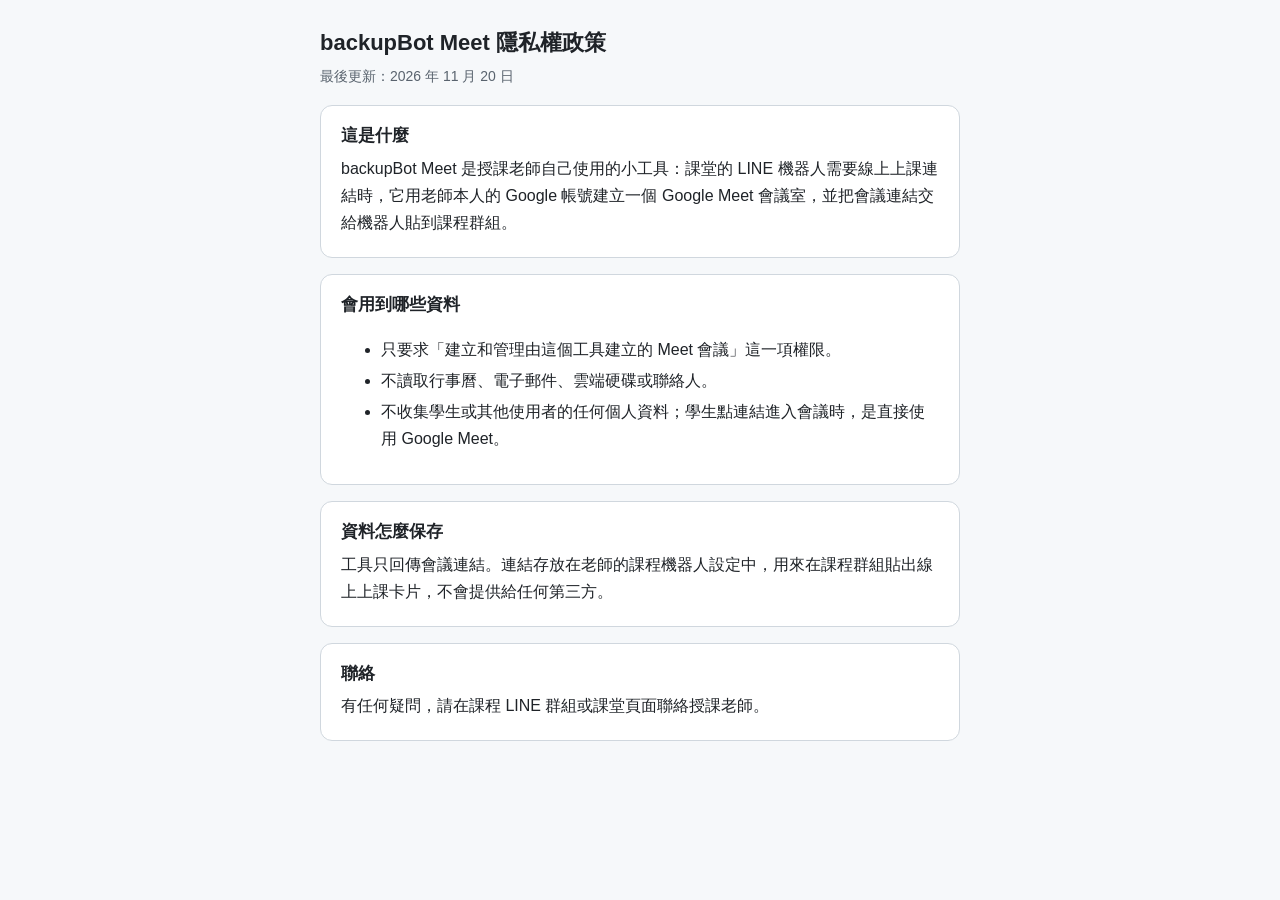
<file: privacy.html>
<!doctype html>
<html lang="zh-Hant">
<head>
<meta charset="utf-8">
<meta name="viewport" content="width=device-width, initial-scale=1">
<title>backupBot Meet 隱私權政策</title>
<style>
  :root{--bg:#f6f8fa;--surface:#fff;--ink:#1f2328;--ink-2:#59636e;--line:#d0d7de}
  @media (prefers-color-scheme:dark){:root{--bg:#0d1117;--surface:#161b22;--ink:#e6edf3;--ink-2:#9198a1;--line:#30363d}}
  body{margin:0;background:var(--bg);color:var(--ink);font:16px/1.7 -apple-system,BlinkMacSystemFont,"PingFang TC","Noto Sans TC",sans-serif}
  main{max-width:640px;margin:0 auto;padding:24px 16px 48px}
  section{background:var(--surface);border:1px solid var(--line);border-radius:12px;padding:16px 20px;margin-top:16px}
  h1{font-size:22px;margin:0}
  h2{font-size:17px;margin:0 0 4px}
  p,li{margin:4px 0}
  .meta{color:var(--ink-2);font-size:14px}
</style>
</head>
<body>
<main>
  <h1>backupBot Meet 隱私權政策</h1>
  <p class="meta">最後更新：2026 年 11 月 20 日</p>

  <section>
    <h2>這是什麼</h2>
    <p>backupBot Meet 是授課老師自己使用的小工具：課堂的 LINE 機器人需要線上上課連結時，它用老師本人的 Google 帳號建立一個 Google Meet 會議室，並把會議連結交給機器人貼到課程群組。</p>
  </section>

  <section>
    <h2>會用到哪些資料</h2>
    <ul>
      <li>只要求「建立和管理由這個工具建立的 Meet 會議」這一項權限。</li>
      <li>不讀取行事曆、電子郵件、雲端硬碟或聯絡人。</li>
      <li>不收集學生或其他使用者的任何個人資料；學生點連結進入會議時，是直接使用 Google Meet。</li>
    </ul>
  </section>

  <section>
    <h2>資料怎麼保存</h2>
    <p>工具只回傳會議連結。連結存放在老師的課程機器人設定中，用來在課程群組貼出線上上課卡片，不會提供給任何第三方。</p>
  </section>

  <section>
    <h2>聯絡</h2>
    <p>有任何疑問，請在課程 LINE 群組或課堂頁面聯絡授課老師。</p>
  </section>
</main>
</body>
</html>
</file>
<file: app.css>
/* 課堂頁面的樣式：正式頁面（index.html）與原型（prototype/）共用。 */
:root{
  --bg:#f6f8fa; --surface:#ffffff; --surface-2:#eef1f4; --ink:#1f2328; --ink-2:#59636e;
  --line:#d0d7de; --brand:#0f3d6e; --on-brand:#ffffff; --brand-soft:#e3edf7;
  --ok:#1a7f37; --ok-soft:#e6f4ea; --danger:#cf222e; --danger-soft:#fff1f0; --warn:#8a5a00; --warn-soft:#fff4d6;
  --ring:#0969da; --radius:12px; --nav-h:60px;
  --s1:4px; --s2:8px; --s3:12px; --s4:16px; --s5:24px; --s6:32px;
}
@media (prefers-color-scheme:dark){:root{
  --bg:#0d1117; --surface:#161b22; --surface-2:#21262d; --ink:#e6edf3; --ink-2:#9da7b3;
  --line:#30363d; --brand:#79b8ff; --on-brand:#0d1117; --brand-soft:#132d4a;
  --ok:#56d364; --ok-soft:#12261a; --danger:#ff7b72; --danger-soft:#3a1716; --warn:#e3b341; --warn-soft:#2e2508; --ring:#79b8ff;
}}
*{box-sizing:border-box}
html{-webkit-text-size-adjust:100%}
body{margin:0;background:var(--bg);color:var(--ink);font:16px/1.6 -apple-system,BlinkMacSystemFont,"PingFang TC","Noto Sans TC","Microsoft JhengHei",sans-serif;
  min-height:100dvh;touch-action:manipulation}
button,input,select,textarea{font:inherit;color:inherit}
button{cursor:pointer}
:focus-visible{outline:3px solid var(--ring);outline-offset:2px}
.sr{position:absolute;width:1px;height:1px;overflow:hidden;clip:rect(0 0 0 0)}
svg.i{width:22px;height:22px;flex:none;fill:none;stroke:currentColor;stroke-width:1.8;stroke-linecap:round;stroke-linejoin:round}

/* ---- frame ---- */
.top{position:sticky;top:0;z-index:20;background:var(--surface);border-bottom:1px solid var(--line);
  padding:calc(var(--s2) + env(safe-area-inset-top)) var(--s4) var(--s2);display:flex;align-items:center;gap:var(--s3)}
.top h1{font-size:17px;margin:0;line-height:1.3;flex:1;min-width:0;overflow-wrap:anywhere}
.top small{display:block;font-size:12px;font-weight:400;color:var(--ink-2)}
.role{display:flex;border:1px solid var(--line);border-radius:999px;overflow:hidden;flex:none}
.role button{border:0;background:transparent;padding:0 var(--s3);min-height:36px;font-size:13px;color:var(--ink-2)}
.role button[aria-pressed=true]{background:var(--brand);color:var(--on-brand);font-weight:600}
.demo{background:var(--warn-soft);color:var(--warn);font-size:12px;text-align:center;padding:2px var(--s4)}
main{padding:var(--s4) var(--s4) calc(var(--nav-h) + 88px + env(safe-area-inset-bottom));max-width:640px;margin:0 auto}
/* 下次要做的事 above every tab (index.html todos()); it scrolls away with the page. */
.todos{max-width:640px;margin:var(--s4) auto 0;padding:0 var(--s4)}
.todos>*{background:var(--warn-soft)}
.todos h2{margin:0;padding:var(--s3) var(--s4) var(--s1);font-size:14px;color:var(--warn);border-radius:var(--radius) var(--radius) 0 0}
.todos ul{margin:0;padding:0 var(--s4) var(--s3);list-style:none;border-radius:0 0 var(--radius) var(--radius)}
.todos li{display:flex;gap:var(--s3);justify-content:space-between;align-items:baseline;padding:3px 0;font-size:15px;line-height:1.5}
.todos li+li{border-top:1px dashed color-mix(in srgb,var(--warn) 25%,transparent)}
.todos .due{flex:none;font-size:12px;color:var(--warn);white-space:nowrap}
.todos:not([hidden])+main{padding-top:var(--s3)}
nav.tabs{position:fixed;left:0;right:0;bottom:0;z-index:30;background:var(--surface);border-top:1px solid var(--line);
  display:flex;padding-bottom:env(safe-area-inset-bottom)}
nav.tabs button{flex:1;border:0;background:transparent;min-height:var(--nav-h);display:flex;flex-direction:column;align-items:center;
  justify-content:center;gap:2px;font-size:12px;color:var(--ink-2);position:relative}
nav.tabs button[aria-current=page]{color:var(--brand);font-weight:700}
nav.tabs button[aria-current=page]::before{content:"";position:absolute;top:0;left:25%;right:25%;height:3px;background:var(--brand);border-radius:0 0 3px 3px}
nav.tabs button:active{background:var(--surface-2)}

/* ---- pieces ---- */
h2{font-size:15px;margin:var(--s5) 0 var(--s2);color:var(--ink-2);font-weight:600}
h2:first-child{margin-top:0}
.card{background:var(--surface);border:1px solid var(--line);border-radius:var(--radius);padding:var(--s4)}
.card + .card{margin-top:var(--s3)}
.search{position:relative}
.search svg{position:absolute;left:12px;top:13px;color:var(--ink-2)}
.search input{width:100%;min-height:48px;border:1px solid var(--line);border-radius:var(--radius);background:var(--surface);padding:0 var(--s3) 0 44px}
.chips{display:flex;flex-wrap:wrap;gap:var(--s2);margin:var(--s3) 0}
.chip{border:1px solid var(--line);background:var(--surface);border-radius:999px;min-height:40px;padding:0 var(--s4);font-size:14px;display:inline-flex;align-items:center;gap:6px}
.chip[aria-pressed=true]{background:var(--brand-soft);border-color:var(--brand);color:var(--brand);font-weight:600}
.chip svg{width:16px;height:16px}
.day{font-size:13px;color:var(--ink-2);margin:var(--s4) 0 var(--s2);font-weight:600}
.list{list-style:none;margin:0;padding:0;background:var(--surface);border:1px solid var(--line);border-radius:var(--radius);overflow:hidden}
.list>li{display:flex;gap:var(--s3);padding:var(--s3) var(--s4);align-items:flex-start;min-height:56px}
.list>li+li{border-top:1px solid var(--line)}
.grow{flex:1;min-width:0}
.meta{font-size:13px;color:var(--ink-2);display:flex;gap:var(--s2);flex-wrap:wrap}
.meta b{color:var(--ink);font-weight:600}
.text{overflow-wrap:anywhere;white-space:pre-wrap}
.num{font-variant-numeric:tabular-nums}
.filebox{display:flex;align-items:center;gap:var(--s2);background:var(--surface-2);border-radius:8px;padding:var(--s2) var(--s3);margin-top:var(--s1);font-size:14px}
.filebox span{overflow-wrap:anywhere;flex:1;min-width:0}
.btn{border:1px solid var(--line);background:var(--surface);border-radius:10px;min-height:44px;padding:0 var(--s4);font-size:14px;font-weight:600;
  display:inline-flex;align-items:center;justify-content:center;gap:6px;flex:none;transition:background .15s,opacity .15s}
.btn:active{background:var(--surface-2)}
.btn.primary{background:var(--brand);border-color:var(--brand);color:var(--on-brand)}
.btn.primary:active{opacity:.85}
.btn[disabled]{opacity:.45;cursor:not-allowed}
.btn.block{width:100%;min-height:48px}
.empty{text-align:center;color:var(--ink-2);padding:var(--s6) var(--s4)}
.empty svg{width:36px;height:36px;margin-bottom:var(--s2)}
.empty .btn{margin-top:var(--s3)}
label.f{display:block;font-size:14px;font-weight:600;margin:var(--s3) 0 var(--s1)}
.hint{font-size:13px;color:var(--ink-2);margin:var(--s1) 0 0}
.err{font-size:13px;color:var(--danger);margin:var(--s1) 0 0}
input.t,select.t,textarea.t{width:100%;min-height:48px;border:1px solid var(--line);border-radius:10px;background:var(--surface);padding:var(--s2) var(--s3)}
textarea.t{min-height:96px;resize:vertical}
.tiles{display:grid;grid-template-columns:1fr 1fr;gap:var(--s3)}
.tile{background:var(--surface);border:1px solid var(--line);border-radius:var(--radius);padding:var(--s3) var(--s4)}
.tile .k{font-size:13px;color:var(--ink-2)}
.tile .v{font-size:26px;font-weight:700;line-height:1.2;font-variant-numeric:tabular-nums}
.tile .v small{font-size:13px;font-weight:400;color:var(--ink-2)}
.bars{display:flex;align-items:flex-end;gap:var(--s2);height:120px;margin-top:var(--s3)}
.bars div{flex:1;display:flex;flex-direction:column;align-items:center;justify-content:flex-end;gap:2px;height:100%;font-size:12px;color:var(--ink-2)}
.bars i{display:block;width:100%;max-width:32px;background:var(--brand);border-radius:4px 4px 0 0;min-height:2px}
.bars .today i{background:var(--ok)}
.tag{display:inline-flex;align-items:center;gap:4px;border-radius:999px;padding:2px 10px;font-size:13px;font-weight:600}
.tag svg{width:14px;height:14px;stroke-width:2.4}
.tag.ok{background:var(--ok-soft);color:var(--ok)} .tag.no{background:var(--danger-soft);color:var(--danger)}
.rowbtn{all:unset;box-sizing:border-box;display:flex;gap:var(--s3);align-items:center;width:100%;cursor:pointer}
.rowbtn:focus-visible{outline:3px solid var(--ring);outline-offset:2px}
.check{width:24px;height:24px;margin-top:2px;accent-color:var(--brand);flex:none}
.actionbar{position:fixed;left:0;right:0;bottom:calc(var(--nav-h) + env(safe-area-inset-bottom));z-index:25;background:var(--surface);
  border-top:1px solid var(--line);padding:var(--s3) var(--s4);display:flex;gap:var(--s3);align-items:center}
.actionbar span{flex:1;font-weight:600}
.toast{position:fixed;left:var(--s4);right:var(--s4);bottom:calc(var(--nav-h) + 16px + env(safe-area-inset-bottom));z-index:60;margin:0 auto;max-width:480px;
  background:var(--ink);color:var(--bg);border-radius:10px;padding:var(--s3) var(--s4);font-size:14px;display:flex;gap:var(--s2);align-items:center;
  opacity:0;transform:translateY(8px);transition:opacity .2s,transform .2s;pointer-events:none}
.toast.on{opacity:1;transform:none}
.scrim{position:fixed;inset:0;z-index:40;background:rgba(0,0,0,.5);display:flex;align-items:flex-end}
.sheet{background:var(--surface);width:100%;max-width:640px;margin:0 auto;border-radius:16px 16px 0 0;padding:var(--s4) var(--s4) calc(var(--s4) + env(safe-area-inset-bottom));max-height:85dvh;overflow:auto}
.sheet h3{margin:0 0 var(--s2);font-size:17px}
.sheet .row{display:flex;gap:var(--s3);margin-top:var(--s4)} .sheet .row .btn{flex:1}
.radio{display:flex;align-items:center;gap:var(--s3);min-height:48px}
.radio input{width:22px;height:22px;accent-color:var(--brand)}
.sk{border-radius:8px;background:linear-gradient(90deg,var(--surface-2) 25%,var(--line) 37%,var(--surface-2) 63%);background-size:400% 100%;animation:sk 1.2s ease infinite}
@keyframes sk{0%{background-position:100% 0}100%{background-position:0 0}}
@media (prefers-reduced-motion:reduce){.sk{animation:none}.toast,.btn{transition:none}}
.linkbtn{border:0;background:none;color:inherit;font:inherit;font-weight:700;text-decoration:underline;padding:4px 8px;min-height:32px;cursor:pointer}
.meet-schedule-link{min-height:44px}
#scheduleForm{color-scheme:light dark}
.schedule-times{display:grid;grid-template-columns:repeat(2,minmax(0,1fr));gap:var(--s3)}
.schedule-times input.t{min-width:0}
#scheduleForm>label:first-child{margin-top:0}
.wk{display:inline-block;margin-left:6px;padding:0 6px;border-radius:6px;background:var(--brand-soft);color:var(--brand);font-size:12px;font-weight:700;line-height:1.6;font-variant-numeric:tabular-nums}
.podium{margin:0 auto var(--s3);width:60%;text-align:center;font-size:13px;padding:6px;border-radius:8px;background:var(--surface-2);color:var(--ink-2)}
.seats{display:grid;gap:4px;margin:0 auto;max-width:520px}
.seat{aspect-ratio:1;min-width:0;border:1px solid var(--line);border-radius:6px;background:var(--surface);color:var(--ink);font-size:12px;line-height:1.1;padding:0;
  display:flex;align-items:center;justify-content:center;overflow:hidden;font-weight:600}
.seat.none{border:0;background:transparent}
.seat.off{border-style:dashed;background:transparent}
.seat.taken{background:var(--surface-2);color:var(--ink-2)}
.seat.mine{background:var(--brand);border-color:var(--brand);color:var(--on-brand)}
.seat.drawn{background:var(--ok-soft);border-color:var(--ok);color:var(--ok)}
.seat.hit{background:var(--warn);border-color:var(--warn);color:var(--surface);outline:3px solid var(--warn);outline-offset:2px}
.seat.spin{background:var(--warn-soft);border-color:var(--warn)}
.seat[disabled]{cursor:default}
.seat:not([disabled]):active{background:var(--brand-soft)}
.legend{display:flex;flex-wrap:wrap;gap:var(--s3);font-size:13px;color:var(--ink-2);margin:var(--s3) 0 0}
.legend i{display:inline-block;width:14px;height:14px;border-radius:4px;border:1px solid var(--line);vertical-align:-2px;margin-right:4px}
.big{font-size:22px;font-weight:700;line-height:1.3}
.rowline{display:flex;gap:var(--s2);flex-wrap:wrap;align-items:center}
.stepper{display:flex;align-items:center;gap:var(--s2)}
.stepper button{width:44px;min-height:44px;padding:0}
.stepper output{min-width:28px;text-align:center;font-weight:700;font-variant-numeric:tabular-nums}
.seat.podcell{background:var(--ink);border-color:var(--ink);color:var(--bg);font-size:12px;border-radius:4px}
.seat.teach{background:var(--surface-2);border-color:var(--line);color:var(--ink)}
/* Picture over a short word: teacher, podium, typed labels and the student's own seat. */
.seat.teach,.seat.podcell,.seat.label,.seat.mine,.seat.taken{flex-direction:column;gap:1px}
.seat .pic{font-size:clamp(14px,5vw,22px);line-height:1;font-weight:400}
.seat small{font-size:9px;line-height:1.1;max-width:100%;overflow:hidden;white-space:nowrap;text-overflow:ellipsis}
.seat.taken .pic{filter:grayscale(1);opacity:.55}
.legend .lpic{font-weight:400;margin-right:4px}
.seat.label{border:1px dashed var(--line);background:transparent;color:var(--ink-2);font-size:10px;font-weight:600;white-space:normal;word-break:break-all;padding:1px}
.chip[role=radio][aria-checked=true]{background:var(--brand-soft);border-color:var(--brand);color:var(--brand);font-weight:600}
.vseats{display:grid;grid-template-columns:repeat(auto-fill,minmax(96px,1fr));gap:6px}
.seat.name{aspect-ratio:auto;min-height:48px;padding:4px 8px;font-size:14px;gap:6px;justify-content:flex-start;text-align:left;white-space:nowrap;text-overflow:ellipsis}
.seat.name small{font-size:11px;opacity:.7;flex:none}

/* ---- 每週 AI 摘要 ---- */
#weeklySummary:not(:empty){margin-top:var(--s3)}
.summary-card,.summary-week{overflow-wrap:anywhere}
.summary-heading,.summary-actions,.summary-nav{display:flex;align-items:center;flex-wrap:wrap;gap:var(--s2)}
.summary-heading{justify-content:space-between}
.summary-heading h2,.summary-list-title{margin:0;color:var(--ink);font-size:17px}
.summary-heading h3,.summary-section h3{font-size:15px;margin:0}
.summary-progress,.summary-badge{white-space:nowrap}
.summary-badge{color:var(--brand);background:var(--brand-soft)}
.summary-stats{margin-top:var(--s3);grid-template-columns:repeat(2,minmax(0,1fr))}
.summary-stats .tile{padding:var(--s2) var(--s3)}
.summary-heat{display:grid;grid-template-columns:repeat(7,minmax(0,1fr));gap:var(--s1);margin:var(--s3) 0 var(--s2)}
.summary-heat>div{min-height:50px;display:grid;align-content:center;text-align:center;line-height:1.4;
  background:var(--surface-2);color:var(--ink-2);border:1px solid transparent;border-radius:8px;font-size:12px}
.summary-heat strong{font-size:13px}
.summary-heat .future{background:var(--surface);border:1px dashed var(--line)}
.summary-heat .low{background:var(--brand-soft);color:var(--brand)}
.summary-heat .mid{background:var(--brand-soft);background:color-mix(in srgb,var(--ring) 32%,var(--surface));color:var(--ink)}
.summary-heat .high{background:var(--brand);color:var(--on-brand)}
.summary-section p,.summary-section ul{margin:var(--s1) 0 0;font-size:14px}
.summary-section ul{padding-left:1.4em}
.summary-section .summary-rows{list-style:none;padding:0}
.summary-rows>li{padding:var(--s2) 0}
.summary-rows>li+li{border-top:1px solid var(--line)}
.summary-expand{margin-top:var(--s2)}
.summary-actions,.summary-nav,.summary-message{margin-top:var(--s3)}
.summary-return,.summary-list-title{margin-bottom:var(--s3)}
.summary-weeks{display:grid;grid-template-columns:repeat(2,minmax(0,1fr));gap:var(--s2)}
.summary-week{min-height:44px;min-width:0;text-align:left;display:grid;justify-items:start;align-content:start;padding:var(--s2) var(--s3)}
.summary-week .summary-heading{width:100%}
.summary-week .hint{display:block}
.summary-week:active{background:var(--brand-soft)}
.summary-nav [data-summary-neighbor]:last-child:nth-child(2){margin-left:auto}
.summary-spinner{width:16px;height:16px;border:2px solid currentColor;border-right-color:transparent;
  border-radius:50%;animation:summary-spin .8s linear infinite}
@keyframes summary-spin{to{transform:rotate(1turn)}}
@media (prefers-reduced-motion:reduce){.summary-spinner{animation:none}}
.summary-headline{margin:var(--s3) 0 0;font-size:16px;line-height:1.6}
.summary-headline .summary-badge{font-size:12px;padding:0 var(--s2);vertical-align:2px}
.summary-pending{margin-top:var(--s3);padding:var(--s2) var(--s3);border-radius:8px;background:var(--warn-soft);font-size:14px}
.summary-pending strong{display:flex;align-items:center;gap:var(--s1);color:var(--warn);font-size:13px}
.summary-pending strong svg{width:16px;height:16px}
.summary-pending ul{list-style:none;margin:var(--s1) 0 0;padding:0}
.summary-pending li+li{margin-top:var(--s1)}
.summary-tabs{display:flex;margin-top:var(--s4);border:1px solid var(--line);border-radius:10px;overflow:hidden}
.summary-tabs button{flex:1;min-height:44px;border:0;background:transparent;font-size:14px;color:var(--ink-2)}
.summary-tabs button+button{border-left:1px solid var(--line)}
.summary-tabs button[aria-selected=true]{background:var(--brand-soft);color:var(--brand);font-weight:700}
.summary-panel{margin-top:var(--s3)}
.summary-thread{border:1px solid var(--line);border-radius:10px;padding:0 var(--s3);margin-top:var(--s2)}
.summary-thread>summary{display:flex;gap:var(--s2);align-items:flex-start;min-height:44px;padding:var(--s2) 0;cursor:pointer;list-style:none}
.summary-thread>summary::-webkit-details-marker{display:none}
.summary-thread>summary strong{display:block;font-size:15px}
.summary-thread>summary .hint{margin:0;white-space:nowrap}
.summary-thread>summary .grow .hint{white-space:normal;display:block}
.summary-thread[open]>summary{border-bottom:1px solid var(--line);margin-bottom:var(--s2)}
.summary-view{border-left:3px solid var(--brand);padding-left:var(--s3);margin:var(--s2) 0}
.summary-view+.summary-view{border-left-color:var(--warn)}
.summary-view+.summary-view+.summary-view{border-left-color:var(--ok)}
.summary-view p{margin:0;font-size:14px}
.summary-outcome{margin:var(--s2) 0 0;font-size:14px;color:var(--ink-2)}
.summary-source{padding-left:0;font-weight:600;color:var(--brand);min-height:44px}
.summary-chips{display:flex;flex-wrap:wrap;gap:var(--s1);margin:var(--s1) 0}
.summary-role{font-size:12px;padding:1px var(--s2);background:var(--brand-soft);color:var(--brand)}
.summary-role.counter{background:var(--ok-soft);color:var(--ok)}
.summary-role.wait{background:var(--warn-soft);color:var(--warn)}
.summary-role.plain{background:var(--surface-2);color:var(--ink-2);font-weight:400}
.summary-rows{list-style:none;padding:0;margin:var(--s2) 0 0}
.summary-rows p{margin:var(--s1) 0 0;font-size:14px}
.summary-silent{margin-top:var(--s3);border-top:1px solid var(--line);padding-top:var(--s2);font-size:14px}
.summary-silent summary{min-height:44px;display:flex;align-items:center;cursor:pointer;color:var(--ink-2)}
.summary-silent p{margin:0 0 var(--s1)}
.summary-counts{list-style:none;padding:0;margin:var(--s2) 0 0;font-size:14px}
.summary-counts li{display:flex;justify-content:space-between;padding:var(--s1) 0;border-top:1px solid var(--line)}
.summary-weeks{grid-template-columns:minmax(0,1fr)}
.summary-week-line{font-size:14px;display:-webkit-box;-webkit-line-clamp:2;-webkit-box-orient:vertical;overflow:hidden}
.summary-week .summary-role{margin-top:var(--s1)}
.summary-formative{border-left:3px solid var(--brand);padding:var(--s1) 0 var(--s1) var(--s3);margin-bottom:var(--s3)}
.summary-formative h4{margin:var(--s2) 0 0;font-size:13px;color:var(--ink-2)}
.summary-formative p,.summary-formative ul{margin:var(--s1) 0 0;font-size:14px}
.summary-formative ul{padding-left:1.3em}
.summary-stuck{margin:var(--s2) 0 0;font-size:14px}
.summary-stuck b{color:var(--ink-2);font-size:13px}
.summary-notices{border:1px solid var(--line);border-radius:10px;padding:var(--s2) var(--s3);margin-bottom:var(--s3)}
.summary-notices ul{list-style:none;margin:var(--s2) 0 0;padding:0;font-size:14px}
.summary-notices li+li{margin-top:var(--s1)}
.summary-notices .summary-role{margin-right:var(--s1)}
.summary-fold{display:-webkit-box;-webkit-line-clamp:3;-webkit-box-orient:vertical;overflow:hidden}
.summary-more{padding-left:0;min-height:44px;color:var(--brand);font-weight:600;text-decoration:none}


/* ---- 學生版：呼應學生的群組選單（暖色漸層、圓角、每個分頁一種顏色）。老師版不受影響。 ---- */
body.student{
  --bg:#fff8f3; --surface-2:#fbefe9; --line:#f0dcd3; --brand:#cf3a60; --on-brand:#ffffff; --brand-soft:#ffe6ee;
  --ring:#cf3a60; --radius:16px; --sun:#ff9a62; --rose:#ff6f91;
}
@media (prefers-color-scheme:dark){body.student{
  --bg:#140f12; --surface:#1d1619; --surface-2:#2a2025; --line:#3a2c32; --brand:#ff8fab; --on-brand:#1d1016;
  --brand-soft:#3a1a26; --ring:#ff8fab; --sun:#8a3a2a; --rose:#7a2446;
}}
body.student .top{background:linear-gradient(135deg,var(--sun),var(--rose));border-bottom:0;color:#fff;
  border-radius:0 0 20px 20px;padding-bottom:var(--s3)}
body.student .top h1{font-size:18px}
body.student .top small{color:#fff3ea;font-size:13px}
body.student main{padding-top:var(--s4)}
body.student .card{border-radius:var(--radius)}
body.student .btn{border-radius:12px}
body.student .btn.primary{background:var(--brand);border-color:var(--brand)}
body.student nav.tabs{border-top:0;box-shadow:0 -4px 16px rgba(207,58,96,.08)}
body.student nav.tabs button[aria-current=page]{color:var(--brand)}
body.student nav.tabs button[aria-current=page]::before{left:30%;right:30%;height:4px;border-radius:0 0 4px 4px;
  background:linear-gradient(90deg,var(--sun),var(--rose))}
body.student nav.tabs button[aria-current=page] svg.i{background:var(--brand-soft);border-radius:999px;padding:3px;width:30px;height:28px}
/* Each student tab takes the colour of its tile on the group menu. */
body.student[data-tab=roll]{--brand:#0f6e56;--brand-soft:#e3f7ee}
body.student[data-tab=sum]{--brand:#4c3ca8;--brand-soft:#eeeafe}
body.student[data-tab=log]{--brand:#9a4a12;--brand-soft:#fff0e3}
body.student[data-tab=files]{--brand:#0c447c;--brand-soft:#e6f1fb}
@media (prefers-color-scheme:dark){
  body.student[data-tab=roll]{--brand:#5dcaa5;--brand-soft:#0b2a22}
  body.student[data-tab=sum]{--brand:#afa9ec;--brand-soft:#221d47}
  body.student[data-tab=log]{--brand:#f0997b;--brand-soft:#3a1d10}
  body.student[data-tab=files]{--brand:#85b7eb;--brand-soft:#0c2240}
}

/* 幸運號碼 on 我的: a green card, readable in light and dark. */
.luckycard{background:#e3f7ee;border-color:#9fe1cb;color:#085041}
.luckycard b{color:#0f6e56}
.luckycard .meta,.luckycard .hint{color:#2f6f5d}
.luckybar{height:8px;border-radius:4px;background:#ffffff;margin:10px 0 6px;overflow:hidden}
.luckybar>div{height:100%;background:#1d9e75}
.luckytiers{display:flex;gap:6px;margin:8px 0 4px}
.luckytiers span{flex:1;min-width:0;display:flex;flex-direction:column;align-items:center;gap:1px;padding:5px 4px;border-radius:8px;background:#ffffff;color:#2f6f5d;border:1px solid #9fe1cb}
.luckytiers small{font-size:11px;line-height:1.3;white-space:nowrap}
.luckytiers b{font-size:14px;line-height:1.3;color:inherit}
.luckytiers span.on{background:#1d9e75;border-color:#1d9e75;color:#ffffff}
.luckycard .luckytiers span.on b{color:#ffffff}
@media (prefers-color-scheme:dark){
  .luckycard{background:#0e3a30;border-color:#1d6b55;color:#d5f3e8}
  .luckycard b{color:#9fe1cb}
  .luckycard .meta,.luckycard .hint{color:#a7dcc8}
  .luckybar{background:#1c4d41}
  .luckybar>div{background:#5dcaa5}
  .luckytiers span{background:#1c4d41;border-color:#1d6b55;color:#a7dcc8}
  .luckytiers span.on{background:#5dcaa5;border-color:#5dcaa5;color:#06281f}
  .luckycard .luckytiers span.on b{color:#06281f}
}

/* 🌟 推薦 */
.star{flex:0 0 auto;align-self:center;border:1px solid var(--line);background:var(--surface);border-radius:999px;min-height:36px;min-width:44px;padding:0 10px;font-size:14px;font-variant-numeric:tabular-nums;color:var(--ink-2)}
button.star{cursor:pointer}
.star.on{background:#fff7d6;border-color:#f0c64a;color:#7a5600;font-weight:600}
span.star{display:inline-flex;align-items:center}
.acts{display:flex;flex-direction:column;align-items:flex-end;gap:var(--s2);flex:0 0 auto}
.tpick{color:#7a5600;background:#fff7d6;border-radius:999px;padding:0 8px;font-weight:600}
@media (prefers-color-scheme:dark){.star.on,.tpick{background:#3d3210;border-color:#8a6d1f;color:#f5d77a}}

/* 📎 歷程補充：AI 的一句話，掛在訊息底下 */
.notes{margin-top:var(--s1);padding:2px 0 2px var(--s2);border-left:3px solid var(--line);font-size:14px;line-height:1.5;color:var(--ink-2)}
.notes ul{list-style:none;margin:0;padding:0}
.notes li{display:flex;flex-wrap:wrap;align-items:baseline;gap:0 6px}
.notes li>span:nth-child(2){flex:1 1 12em;min-width:0;overflow-wrap:anywhere}
.notes li b{color:var(--ink);font-weight:600}
.notes li.off>span:nth-child(2){opacity:.6;text-decoration:line-through}
.note-tag{font-size:12px;font-weight:600}
.note-off{font-size:12px;color:var(--warn)}
.note-hide{font-size:13px;color:var(--brand);padding:0 4px}
</file>
